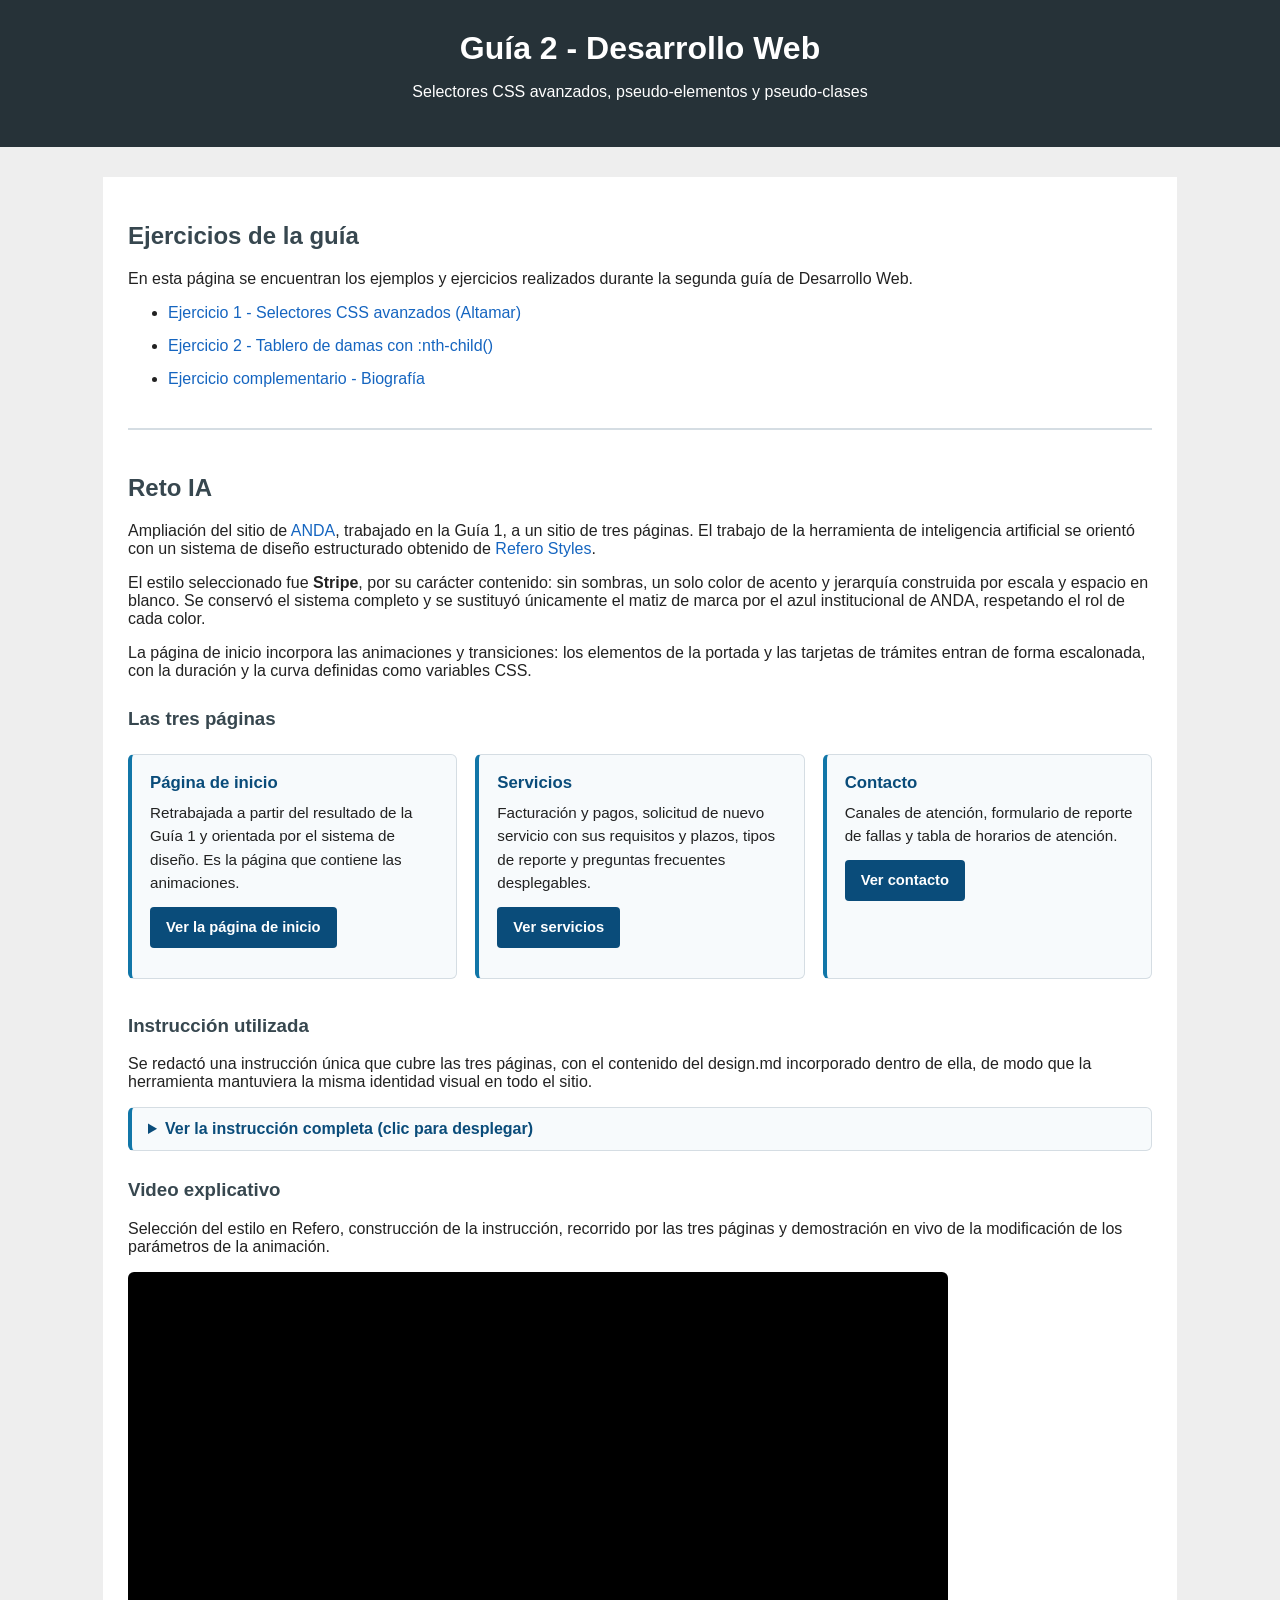
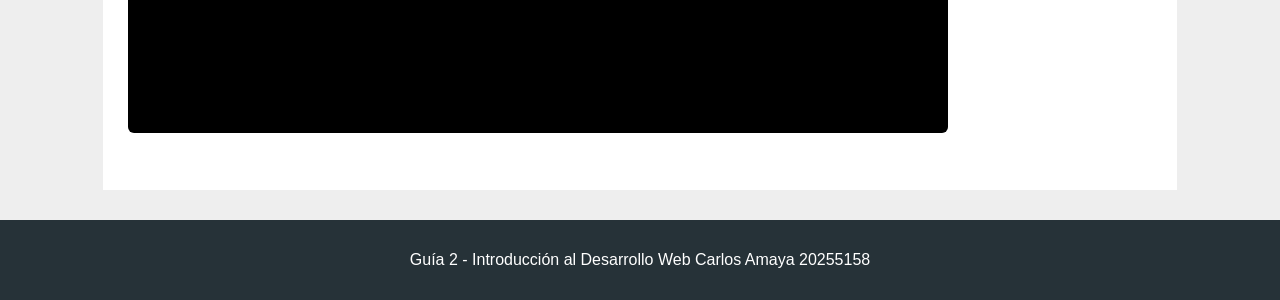
<file: index.html>
<!DOCTYPE html>

<html lang="es">

<head>
    <meta charset="UTF-8">
    <meta name="viewport" content="width=device-width, initial-scale=1.0">
    <title>Guía 2 - Desarrollo Web</title>
    <link rel="stylesheet" href="css/estilosIndex.css">
</head>

<body>

    <header id="encabezado">
        <h1>Guía 2 - Desarrollo Web</h1>
        <p>Selectores CSS avanzados, pseudo-elementos y pseudo-clases</p>
    </header>

    <main>

        <h2>Ejercicios de la guía</h2>

        <p>
            En esta página se encuentran los ejemplos y ejercicios realizados
            durante la segunda guía de Desarrollo Web.
        </p>

        <ul>
            <li>
                <a href="pelicula.html">Ejercicio 1 - Selectores CSS avanzados (Altamar)</a>
            </li>

            <li>
                <a href="tablero.html">Ejercicio 2 - Tablero de damas con :nth-child()</a>
            </li>

            <li>
                <a href="biografia.html">Ejercicio complementario - Biografía</a>
            </li>
        </ul>

        <!-- ================= RETO IA ================= -->
        <section id="reto-ia">

            <h2>Reto IA</h2>

            <p>
                Ampliación del sitio de
                <a href="https://www.anda.gob.sv/" target="_blank" rel="noopener">ANDA</a>,
                trabajado en la Guía 1, a un sitio de tres páginas. El trabajo de
                la herramienta de inteligencia artificial se orientó con un sistema
                de diseño estructurado obtenido de
                <a href="https://styles.refero.design/" target="_blank" rel="noopener">Refero Styles</a>.
            </p>

            <p>
                El estilo seleccionado fue <strong>Stripe</strong>, por su carácter
                contenido: sin sombras, un solo color de acento y jerarquía
                construida por escala y espacio en blanco. Se conservó el sistema
                completo y se sustituyó únicamente el matiz de marca por el azul
                institucional de ANDA, respetando el rol de cada color.
            </p>

            <p>
                La página de inicio incorpora las animaciones y transiciones: los
                elementos de la portada y las tarjetas de trámites entran de forma
                escalonada, con la duración y la curva definidas como variables CSS.
            </p>

            <h3>Las tres páginas</h3>

            <div class="reto-tarjetas">

                <article class="reto-tarjeta">
                    <h4>Página de inicio</h4>
                    <p>
                        Retrabajada a partir del resultado de la Guía 1 y orientada
                        por el sistema de diseño. Es la página que contiene las
                        animaciones.
                    </p>
                    <p>
                        <a class="reto-enlace" href="reto-ia/index.html">Ver la página de inicio</a>
                    </p>
                </article>

                <article class="reto-tarjeta">
                    <h4>Servicios</h4>
                    <p>
                        Facturación y pagos, solicitud de nuevo servicio con sus
                        requisitos y plazos, tipos de reporte y preguntas
                        frecuentes desplegables.
                    </p>
                    <p>
                        <a class="reto-enlace" href="reto-ia/servicios.html">Ver servicios</a>
                    </p>
                </article>

                <article class="reto-tarjeta">
                    <h4>Contacto</h4>
                    <p>
                        Canales de atención, formulario de reporte de fallas y
                        tabla de horarios de atención.
                    </p>
                    <p>
                        <a class="reto-enlace" href="reto-ia/contacto.html">Ver contacto</a>
                    </p>
                </article>

            </div>

            <h3>Instrucción utilizada</h3>

            <p>
                Se redactó una instrucción única que cubre las tres páginas, con el
                contenido del design.md incorporado dentro de ella, de modo que la
                herramienta mantuviera la misma identidad visual en todo el sitio.
            </p>

            <details class="prompt">
                <summary>Ver la instrucción completa (clic para desplegar)</summary>
                <pre class="prompt__texto">Actúa como diseñador y desarrollador web front-end. Vas a construir un sitio
de tres páginas para una institución pública salvadoreña, aplicando de forma
estricta un sistema de diseño que te voy a entregar. Lee todo el contexto
antes de escribir una sola línea de código.

SITIO
Administración Nacional de Acueductos y Alcantarillados (ANDA), El Salvador.
URL de referencia: https://www.anda.gob.sv/
Es la institución pública que provee agua potable y alcantarillado en el país.

ANTECEDENTE
En un trabajo anterior rediseñé la página de inicio de este sitio partiendo
de un diagnóstico con tres problemas:
1. La página no prioriza los trámites que la gente busca: un carrusel
   decorativo ocupa el lugar principal.
2. La navegación es demasiado profunda, está duplicada y tiene enlaces que
   no navegan.
3. No se distingue el contenido vigente del archivado: conviven avisos de
   2023 con noticias de 2026 con el mismo peso visual.
Las tres páginas que vas a construir deben resolver estos problemas.

SISTEMA DE DISEÑO (obligatorio, aplicar al pie de la letra)
Tomado del catálogo de Refero Styles (https://styles.refero.design/), estilo
"Stripe". Conserva el sistema completo y sustituye únicamente el matiz de
marca por el azul institucional de ANDA, respetando el rol de cada color.

COLORES — acentos de marca
- Acción principal: #0a4c7a   (botones principales, vínculos activos, iconos)
- Vínculos y etiquetas: #1176a8
- Borde de botón fantasma: #a8c9dd
- Divisores suaves: #cfe0ea
- Fondo de tarjeta destacada: #e6f1f7
- Bordes enfatizados y hover del botón: #06283c

COLORES — neutros
- Tinta #061b31        títulos y texto principal
- Acero #50617a        texto terciario y de apoyo
- Pizarra #64748d      etiquetas y leyendas
- Humo #839bc8         texto atenuado
- Escarcha #e5edf5     bordes y divisores primarios
- Bruma #f8fafd        fondo de separación de secciones
- Blanco #ffffff       lienzo de página y superficies

TIPOGRAFÍA
Familia Inter Tight desde Google Fonts, pesos 300 y 400.
Activa font-feature-settings: 'tnum' on para que las cifras alineen.
Escala: Display 56px/300/1.03/-1.4px · Título 32px/300/1.1/-0.64px ·
Subtítulo 22px/300/1.1/-0.22px · Cuerpo grande 20px/300/1.4/-0.2px ·
Cuerpo 16px/400/1.2/-0.16px · Cuerpo pequeño 14px/300/1.4/-0.14px ·
Leyenda 12px/300/1.45/-0.12px.
El interletrado se cierra conforme crece el tamaño.

ESPACIADO Y FORMA
Unidad base 8px. Ancho máximo 1320px. Separación entre secciones 96px.
Relleno de tarjeta 32px. Separación entre elementos 8px. Densidad cómoda.
Radio de borde 4px en botones, tarjetas y campos; 9999px solo en etiquetas
tipo píldora.

ELEVACIÓN
Este sistema no usa sombras. La profundidad se construye con una progresión
de tintes de fondo (#ffffff → #f8fafd → #e5edf5 → #e6f1f7 → #0a4c7a),
divisores de 1px en #e5edf5 y espacio en blanco generoso.

REGLAS OBLIGATORIAS
- Reserva #0a4c7a para acciones principales, vínculos activos e iconos.
- Usa peso 300 en títulos y cuerpo de texto.
- Acompaña cada botón relleno con un botón fantasma secundario.
- Separa secciones con reglas de 1px y 96px de espacio.

REGLAS PROHIBIDAS
- Sin sombras, desenfoques ni efectos de elevación.
- Sin colores de acento adicionales fuera del monocromo y el azul.
- Nunca pesos 600 ni 700.
- Sin radios mayores a 4px, salvo las píldoras.
- Sin grandes áreas rellenas con el color de acción.
- Nunca centres el cuerpo de texto ni los títulos.
- No uses #64748d ni #50617a para párrafos completos, solo para etiquetas.

LAS TRES PÁGINAS

1. index.html — Página de inicio
   Barra institucional, encabezado con logotipo y menú de un solo nivel,
   portada con mensaje claro y dos acciones, bloque de cuatro trámites
   principales, aviso de servicio vigente y fechado, tres noticias con fecha
   visible, bloque de cifras institucionales y pie.

2. servicios.html — Servicios
   Portada breve, bloque de facturación y pagos, bloque de solicitud de nuevo
   servicio con lista de requisitos y plazos, bloque de tipos de reporte y
   preguntas frecuentes desplegables con &lt;details&gt; y &lt;summary&gt;.

3. contacto.html — Contacto
   Portada breve, tres canales de atención, formulario de reporte con nombre,
   NPE, correo, teléfono, tipo de reporte, dirección y descripción, y una
   tabla de horarios de atención.

Las tres páginas comparten el mismo encabezado, el mismo pie y la misma hoja
de estilo, y la navegación entre ellas debe funcionar. Marca la página actual
con el atributo aria-current="page".

CONTENIDO REAL (no inventes datos)
- Trámites: descargar factura con NPE, pagar en línea en el Portal Ciudadano
  (915.gob.sv), reportar fuga o falta de agua, solicitar nuevo servicio.
- Línea de atención: 915.
- Dirección: Colonia Libertad, Avenida Don Bosco, Edificio Administrativo
  ANDA, San Salvador Centro, El Salvador.
- Noticias reales:
  * 26/08/2026 — Modernización de la planta de bombeo Palmeras de París, que
    beneficia a más de 7,500 habitantes del distrito de Armenia, Sonsonate Este.
  * 19/08/2026 — Trabajos preventivos en la infraestructura eléctrica del
    Sistema Zona Norte.
  * 29/07/2026 — Laboratorio de micro y macromedición del agua potable.
- Enlaces institucionales: instituciones.gob.sv y el Portal de Transparencia.
- Si un texto no está en esta lista, escribe contenido de ejemplo y márcalo
  como tal en un comentario. No inventes cifras, correos ni teléfonos.

ANIMACIONES Y TRANSICIONES (obligatorio en la página de inicio)
- Los elementos de la portada deben entrar con un desplazamiento de 24px
  hacia arriba y un desvanecimiento, escalonados con retardos crecientes, de
  modo que la portada se arme en secuencia en lugar de aparecer de golpe.
- Las cuatro tarjetas de trámites deben entrar una tras otra.
- Los botones, vínculos, tarjetas y campos de formulario deben cambiar de
  color de forma gradual al pasar el cursor.
- Define la duración y la curva de la animación de entrada como variables CSS
  en :root, llamadas --duracion-entrada y --easing-entrada, porque tengo que
  modificarlas en vivo durante una demostración grabada.
- Respeta la preferencia prefers-reduced-motion.

RESTRICCIONES TÉCNICAS (es una tarea de universidad)
- Solo HTML5 y CSS3. Sin frameworks y sin JavaScript.
- Una sola hoja de estilo externa compartida por las tres páginas, vinculada
  con &lt;link rel="stylesheet"&gt;. Sin estilos embebidos.
- Usa clases e id de forma clara y consistente.
- Diseño responsivo para teléfono, tableta y escritorio.
- Accesible: contraste suficiente, textos alternativos, foco visible con
  teclado y enlace de salto al contenido.
- Sin imágenes externas: usa iconos SVG en línea y un archivo SVG para el
  logotipo.
- Comenta el CSS en español explicando cada bloque, porque tengo que explicar
  el código en un video.

QUÉ QUIERO QUE ENTREGUES
1. index.html, servicios.html y contacto.html completos.
2. css/estilos.css completo y comentado.
3. El archivo SVG del logotipo.
4. Una lista final de las técnicas de CSS que usaste más allá de lo básico,
   con una frase que explique qué función cumple cada una.</pre>
            </details>

            <h3>Video explicativo</h3>

            <p>
                Selección del estilo en Refero, construcción de la instrucción,
                recorrido por las tres páginas y demostración en vivo de la
                modificación de los parámetros de la animación.
            </p>

            <div class="video-contenedor">
                <iframe width="560" height="315" src="https://www.youtube.com/embed/v-1vn1smqT0?si=e3-7LZq1_OcyD1ct"
                    title="YouTube video player" frameborder="0"
                    allow="accelerometer; autoplay; clipboard-write; encrypted-media; gyroscope; picture-in-picture; web-share"
                    referrerpolicy="strict-origin-when-cross-origin" allowfullscreen></iframe>
            </div>

        </section>

    </main>

    <footer id="pie">
        <p>Guía 2 - Introducción al Desarrollo Web Carlos Amaya 20255158</p>
    </footer>

</body>

</html>
</file>
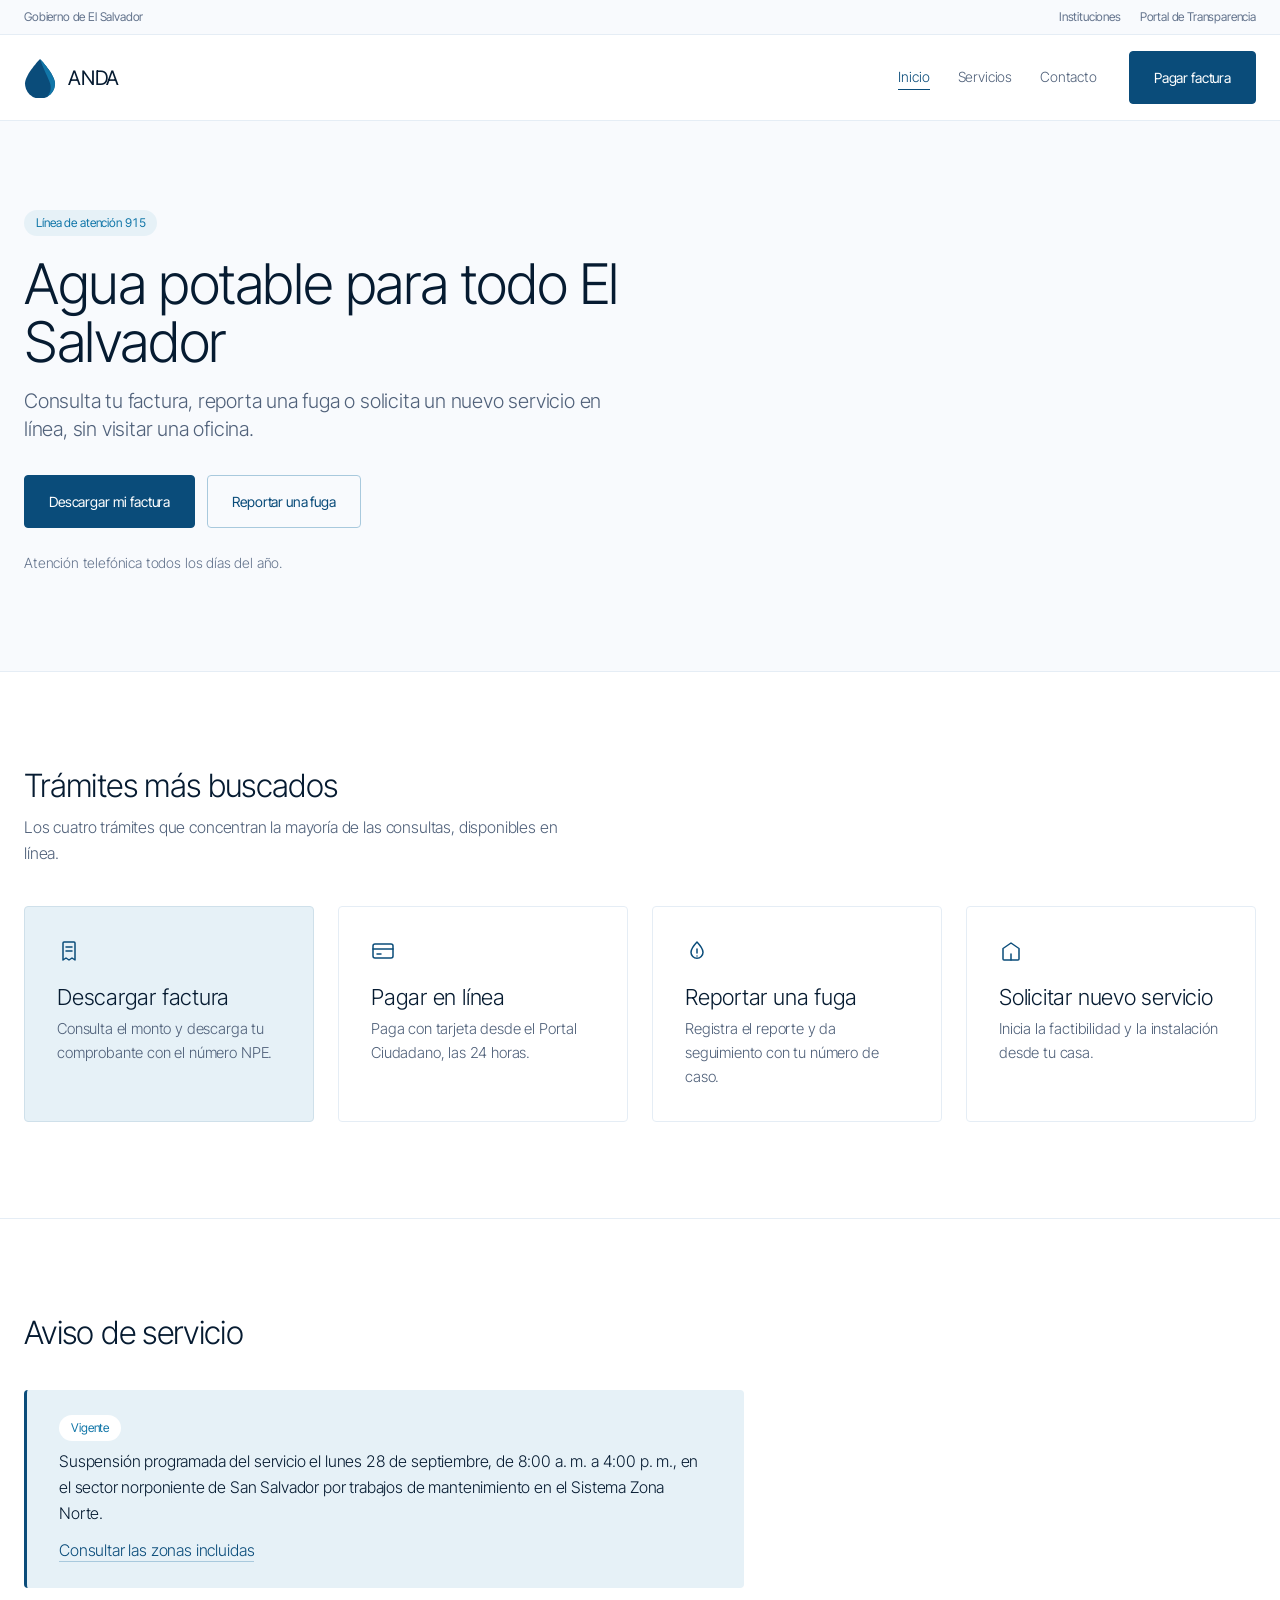
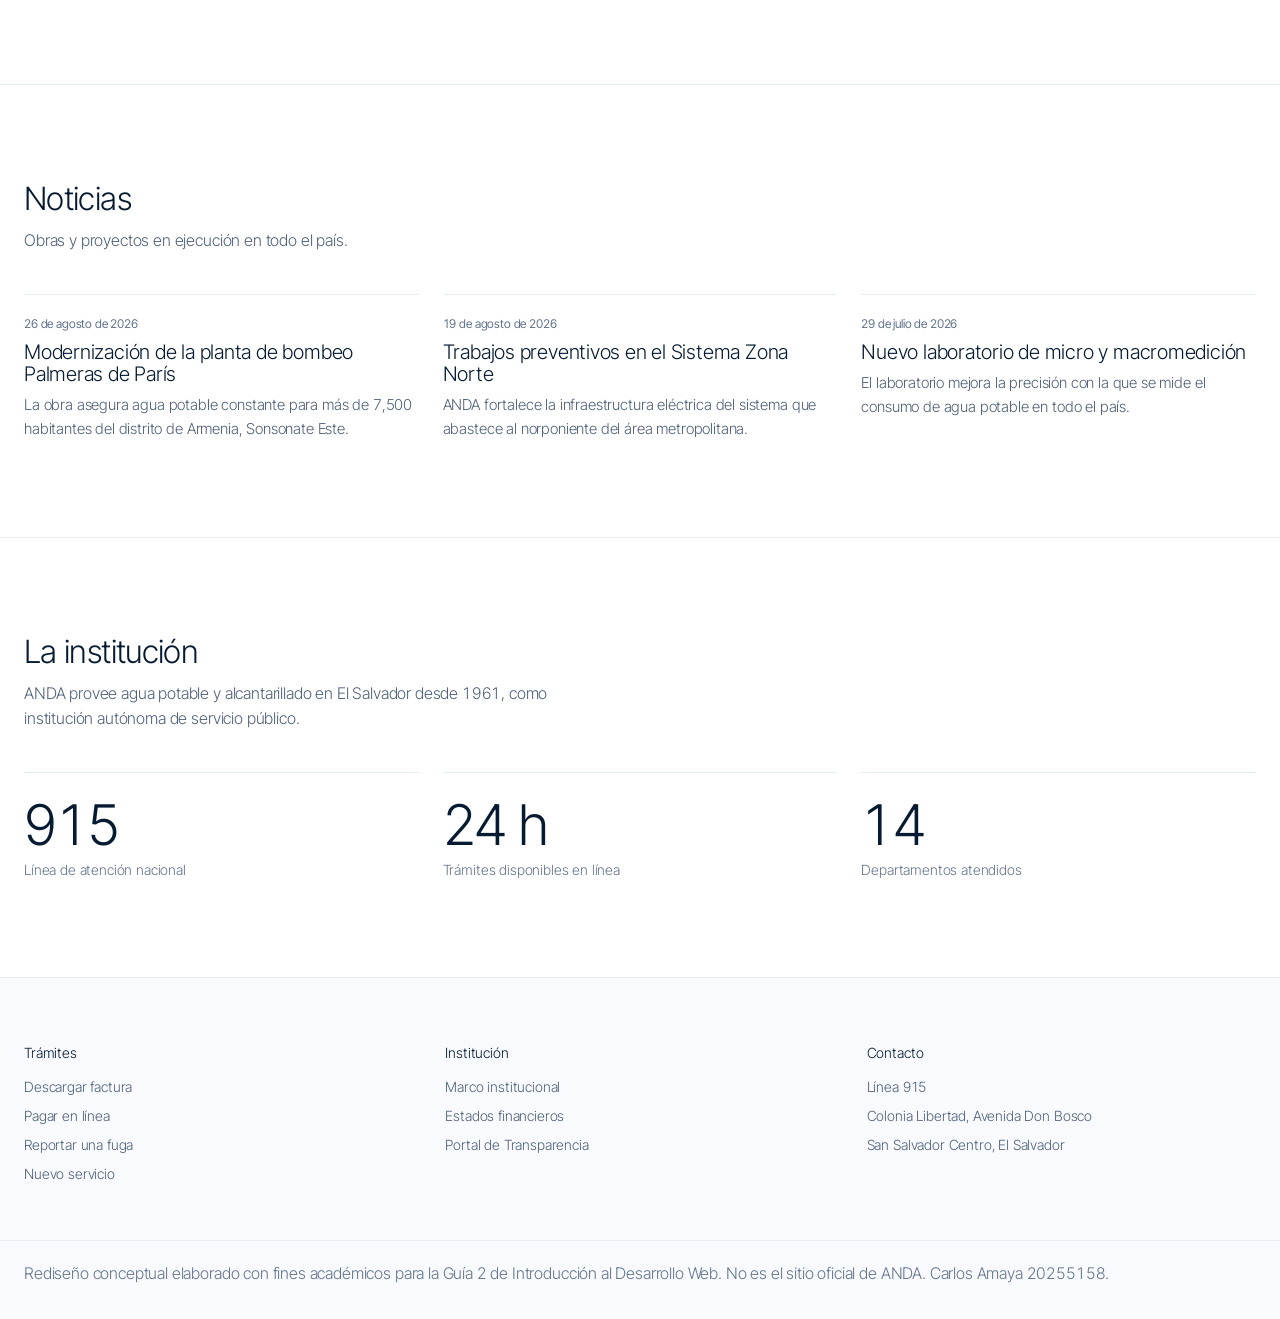
<file: reto-ia/index.html>
<!DOCTYPE html>

<!--
  ANDA - Página de inicio
  Reto IA - Guía 2 de Introducción al Desarrollo Web
  Carlos Amaya 20255158

  Rediseño conceptual con fines académicos. No es el sitio oficial de ANDA.
  Sistema de diseño: estilo "Stripe" del catálogo de Refero, con el matiz
  de marca remapeado al azul institucional de ANDA.
  Esta es la página que incorpora las animaciones y transiciones.
-->

<html lang="es">

<head>
    <meta charset="UTF-8">
    <meta name="viewport" content="width=device-width, initial-scale=1.0">
    <meta name="description" content="Página de inicio de ANDA: descargar la factura, pagar en línea, reportar una fuga y solicitar un nuevo servicio.">
    <title>ANDA - Agua potable y saneamiento para El Salvador</title>

    <link rel="preconnect" href="https://fonts.googleapis.com">
    <link rel="preconnect" href="https://fonts.gstatic.com" crossorigin>
    <link rel="stylesheet" href="https://fonts.googleapis.com/css2?family=Inter+Tight:wght@300;400&display=swap">

    <link rel="stylesheet" href="css/estilos.css">
</head>

<body>

    <a class="salto" href="#contenido">Ir al contenido principal</a>

    <div class="barra-gobierno">
        <div class="contenedor barra-gobierno__interior">
            <span>Gobierno de El Salvador</span>
            <nav aria-label="Enlaces institucionales">
                <a href="https://instituciones.gob.sv/">Instituciones</a>
                <a href="https://www.transparencia.gob.sv/institutions/anda">Portal de Transparencia</a>
            </nav>
        </div>
    </div>

    <header class="encabezado">
        <div class="contenedor encabezado__interior">

            <a class="marca" href="index.html">
                <img src="img/gota.svg" alt="" width="32" height="40">
                <span class="marca__nombre">ANDA</span>
            </a>

            <nav class="menu" aria-label="Menú principal">
                <a href="index.html" aria-current="page">Inicio</a>
                <a href="servicios.html">Servicios</a>
                <a href="contacto.html">Contacto</a>
            </nav>

            <a class="boton boton--relleno" href="servicios.html">Pagar factura</a>

        </div>
    </header>

    <main id="contenido">

        <!-- Portada. Los elementos entran escalonados con la animación
             definida en la sección 11 de la hoja de estilo -->
        <section class="portada">
            <div class="contenedor portada__interior">
                <span class="pildora animado retardo-1">Línea de atención 915</span>

                <h1 class="animado retardo-2">Agua potable para todo El Salvador</h1>

                <p class="portada__entrada animado retardo-3">
                    Consulta tu factura, reporta una fuga o solicita un nuevo
                    servicio en línea, sin visitar una oficina.
                </p>

                <div class="portada__acciones animado retardo-4">
                    <a class="boton boton--relleno" href="servicios.html">Descargar mi factura</a>
                    <a class="boton boton--contorno" href="contacto.html">Reportar una fuga</a>
                </div>

                <p class="portada__nota animado retardo-4">
                    Atención telefónica todos los días del año.
                </p>
            </div>
        </section>

        <!-- Trámites más buscados -->
        <section class="seccion">
            <div class="contenedor">

                <div class="seccion__intro">
                    <h2>Trámites más buscados</h2>
                    <p>
                        Los cuatro trámites que concentran la mayoría de las
                        consultas, disponibles en línea.
                    </p>
                </div>

                <div class="rejilla">

                    <article class="tarjeta tarjeta--destacada animado">
                        <div class="tarjeta__icono">
                            <svg viewBox="0 0 24 24" width="24" height="24" fill="none" stroke="currentColor"
                                 stroke-width="1.5" stroke-linecap="round" stroke-linejoin="round" aria-hidden="true">
                                <path d="M7 3h10a1 1 0 0 1 1 1v17l-3-2-3 2-3-2-3 2V4a1 1 0 0 1 1-1Z"></path>
                                <path d="M9 8h6M9 12h6"></path>
                            </svg>
                        </div>
                        <h3><a href="servicios.html">Descargar factura</a></h3>
                        <p>Consulta el monto y descarga tu comprobante con el número NPE.</p>
                    </article>

                    <article class="tarjeta animado">
                        <div class="tarjeta__icono">
                            <svg viewBox="0 0 24 24" width="24" height="24" fill="none" stroke="currentColor"
                                 stroke-width="1.5" stroke-linecap="round" stroke-linejoin="round" aria-hidden="true">
                                <rect x="2" y="5" width="20" height="14" rx="2"></rect>
                                <path d="M2 10h20M6 15h4"></path>
                            </svg>
                        </div>
                        <h3><a href="servicios.html">Pagar en línea</a></h3>
                        <p>Paga con tarjeta desde el Portal Ciudadano, las 24 horas.</p>
                    </article>

                    <article class="tarjeta animado">
                        <div class="tarjeta__icono">
                            <svg viewBox="0 0 24 24" width="24" height="24" fill="none" stroke="currentColor"
                                 stroke-width="1.5" stroke-linecap="round" stroke-linejoin="round" aria-hidden="true">
                                <path d="M12 3s6 6.4 6 10.2A6 6 0 0 1 6 13.2C6 9.4 12 3 12 3Z"></path>
                                <path d="M12 10v4M12 17h.01"></path>
                            </svg>
                        </div>
                        <h3><a href="contacto.html">Reportar una fuga</a></h3>
                        <p>Registra el reporte y da seguimiento con tu número de caso.</p>
                    </article>

                    <article class="tarjeta animado">
                        <div class="tarjeta__icono">
                            <svg viewBox="0 0 24 24" width="24" height="24" fill="none" stroke="currentColor"
                                 stroke-width="1.5" stroke-linecap="round" stroke-linejoin="round" aria-hidden="true">
                                <path d="M4 20V9.5L12 4l8 5.5V20a1 1 0 0 1-1 1H5a1 1 0 0 1-1-1Z"></path>
                                <path d="M12 21v-6"></path>
                            </svg>
                        </div>
                        <h3><a href="servicios.html">Solicitar nuevo servicio</a></h3>
                        <p>Inicia la factibilidad y la instalación desde tu casa.</p>
                    </article>

                </div>

            </div>
        </section>

        <!-- Aviso vigente -->
        <section class="seccion">
            <div class="contenedor">

                <div class="seccion__intro">
                    <h2>Aviso de servicio</h2>
                </div>

                <aside class="aviso">
                    <span class="pildora">Vigente</span>
                    <p>
                        Suspensión programada del servicio el
                        <time datetime="2026-09-28">lunes 28 de septiembre</time>,
                        de 8:00 a. m. a 4:00 p. m., en el sector norponiente de San
                        Salvador por trabajos de mantenimiento en el Sistema Zona Norte.
                    </p>
                    <p style="margin-top:12px">
                        <a class="vinculo" href="contacto.html">Consultar las zonas incluidas</a>
                    </p>
                </aside>

            </div>
        </section>

        <!-- Noticias -->
        <section class="seccion">
            <div class="contenedor">

                <div class="seccion__intro">
                    <h2>Noticias</h2>
                    <p>Obras y proyectos en ejecución en todo el país.</p>
                </div>

                <div class="rejilla">

                    <article class="noticia">
                        <time class="noticia__fecha" datetime="2026-08-26">26 de agosto de 2026</time>
                        <h3><a href="#">Modernización de la planta de bombeo Palmeras de París</a></h3>
                        <p>
                            La obra asegura agua potable constante para más de 7,500
                            habitantes del distrito de Armenia, Sonsonate Este.
                        </p>
                    </article>

                    <article class="noticia">
                        <time class="noticia__fecha" datetime="2026-08-19">19 de agosto de 2026</time>
                        <h3><a href="#">Trabajos preventivos en el Sistema Zona Norte</a></h3>
                        <p>
                            ANDA fortalece la infraestructura eléctrica del sistema que
                            abastece al norponiente del área metropolitana.
                        </p>
                    </article>

                    <article class="noticia">
                        <time class="noticia__fecha" datetime="2026-07-29">29 de julio de 2026</time>
                        <h3><a href="#">Nuevo laboratorio de micro y macromedición</a></h3>
                        <p>
                            El laboratorio mejora la precisión con la que se mide el
                            consumo de agua potable en todo el país.
                        </p>
                    </article>

                </div>

            </div>
        </section>

        <!-- Cifras -->
        <section class="seccion">
            <div class="contenedor">

                <div class="seccion__intro">
                    <h2>La institución</h2>
                    <p>
                        ANDA provee agua potable y alcantarillado en El Salvador desde
                        1961, como institución autónoma de servicio público.
                    </p>
                </div>

                <div class="rejilla">

                    <div class="cifra">
                        <p class="cifra__numero">915</p>
                        <p class="cifra__etiqueta">Línea de atención nacional</p>
                    </div>

                    <div class="cifra">
                        <p class="cifra__numero">24 h</p>
                        <p class="cifra__etiqueta">Trámites disponibles en línea</p>
                    </div>

                    <div class="cifra">
                        <p class="cifra__numero">14</p>
                        <p class="cifra__etiqueta">Departamentos atendidos</p>
                    </div>

                </div>

            </div>
        </section>

    </main>

    <footer class="pie">
        <div class="contenedor pie__interior">

            <div>
                <p class="pie__titulo">Trámites</p>
                <ul>
                    <li><a href="servicios.html">Descargar factura</a></li>
                    <li><a href="servicios.html">Pagar en línea</a></li>
                    <li><a href="contacto.html">Reportar una fuga</a></li>
                    <li><a href="servicios.html">Nuevo servicio</a></li>
                </ul>
            </div>

            <div>
                <p class="pie__titulo">Institución</p>
                <ul>
                    <li><a href="servicios.html">Marco institucional</a></li>
                    <li><a href="servicios.html">Estados financieros</a></li>
                    <li><a href="https://www.transparencia.gob.sv/institutions/anda">Portal de Transparencia</a></li>
                </ul>
            </div>

            <div>
                <p class="pie__titulo">Contacto</p>
                <ul>
                    <li><a href="tel:915">Línea 915</a></li>
                    <li>Colonia Libertad, Avenida Don Bosco</li>
                    <li>San Salvador Centro, El Salvador</li>
                </ul>
            </div>

        </div>

        <div class="contenedor pie__legal">
            <p>
                Rediseño conceptual elaborado con fines académicos para la Guía 2 de
                Introducción al Desarrollo Web. No es el sitio oficial de ANDA.
                Carlos Amaya 20255158.
            </p>
        </div>
    </footer>

</body>

</html>
</file>
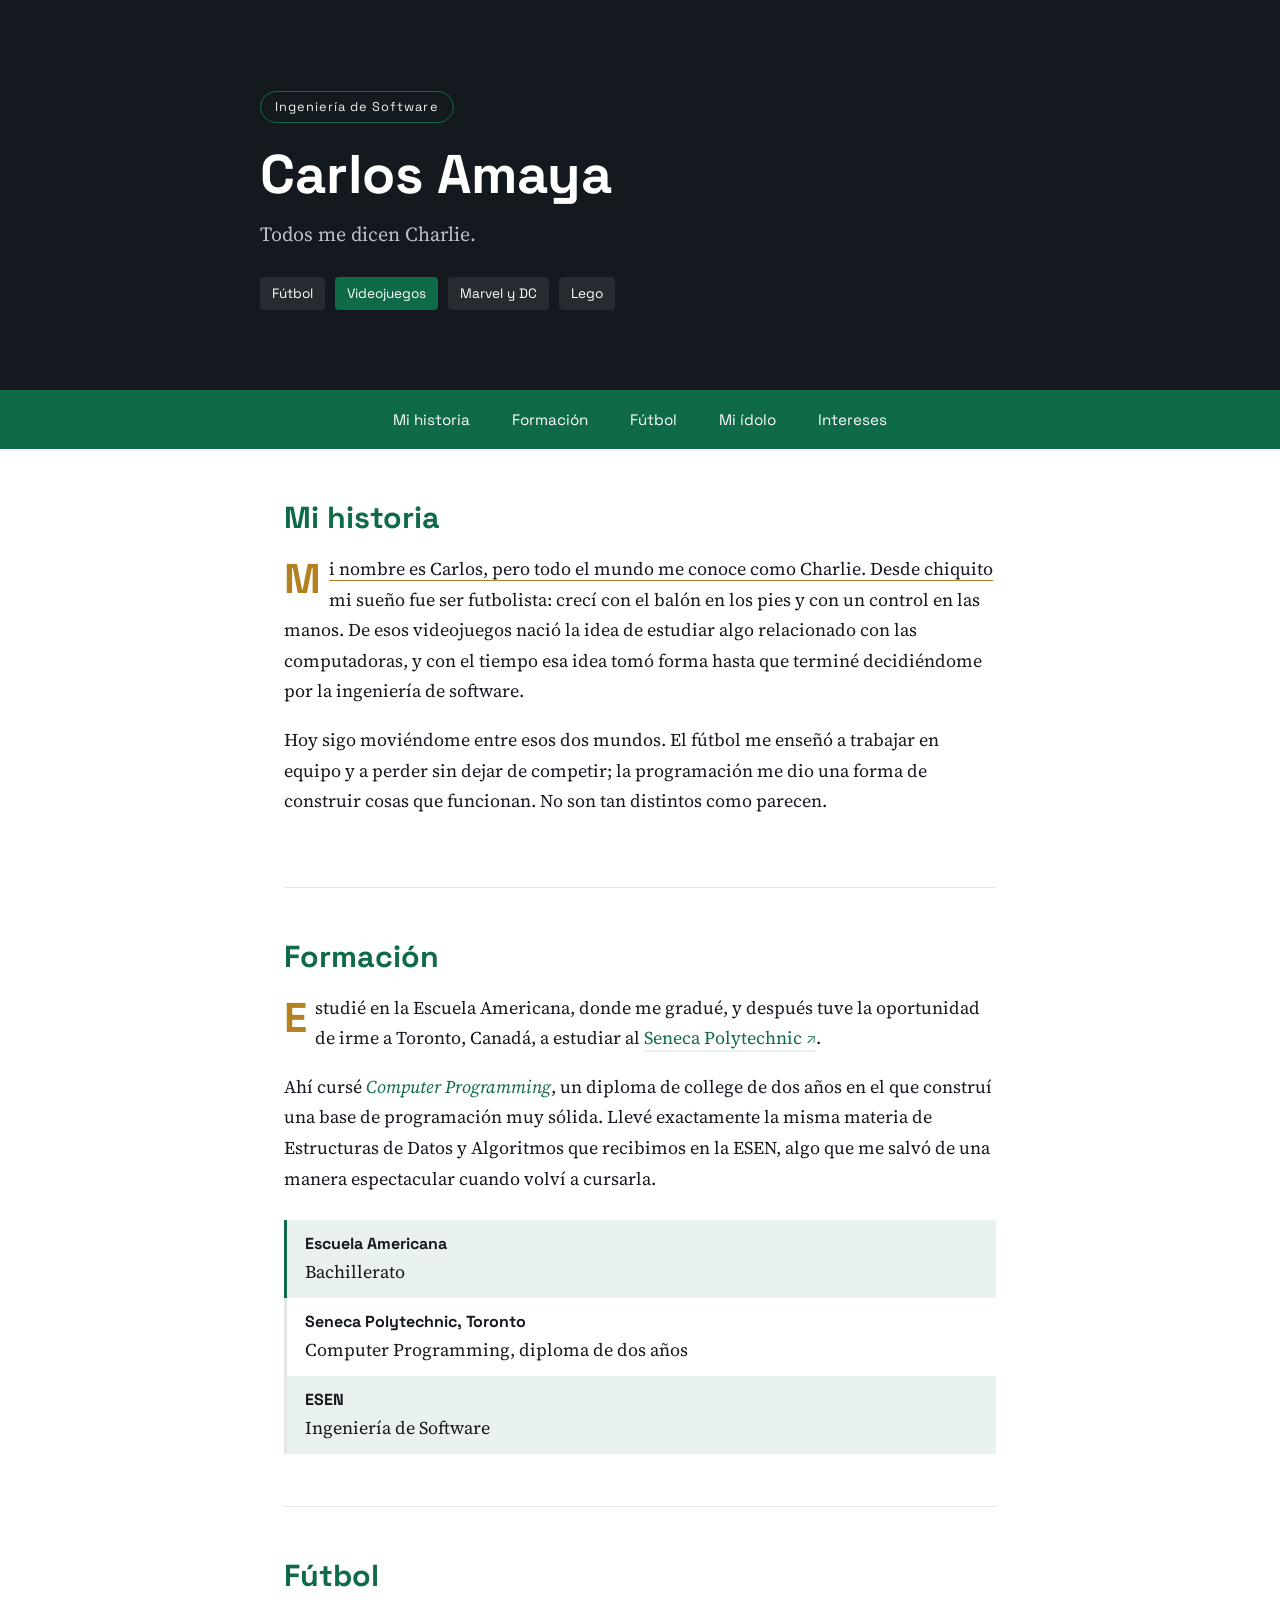
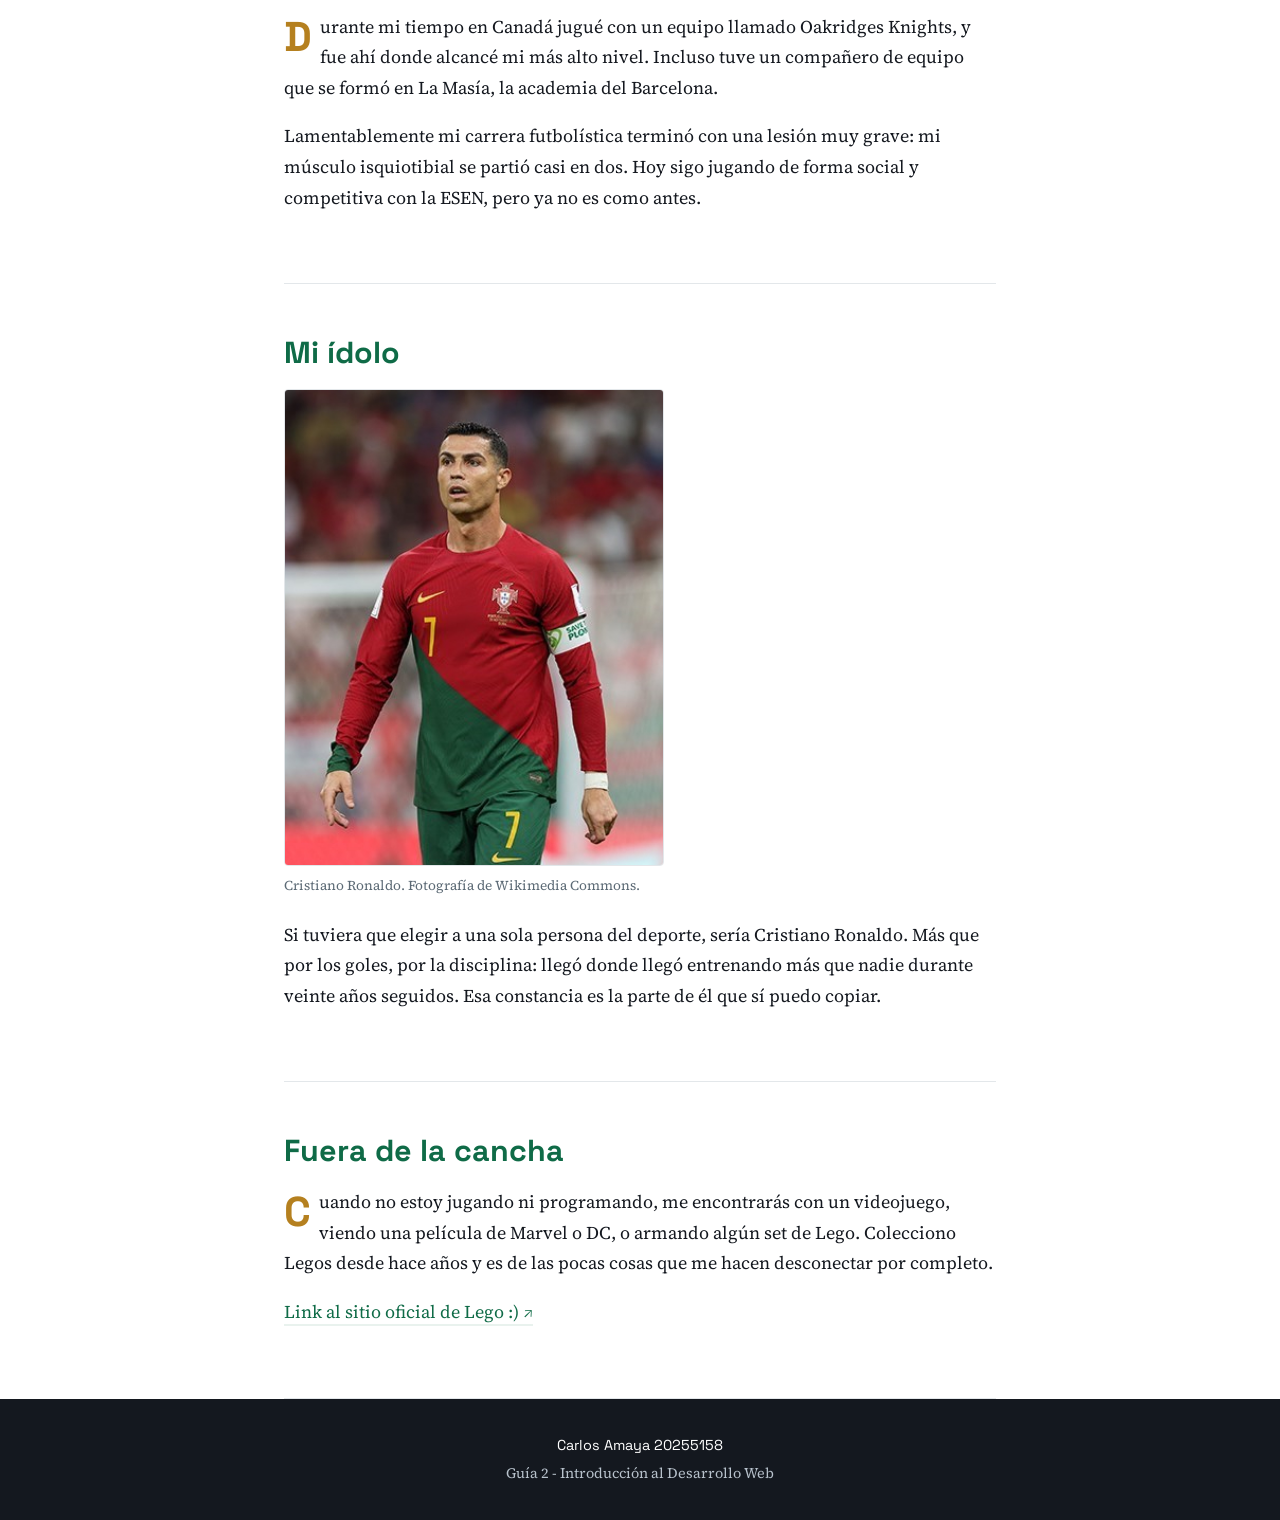
<file: biografia.html>
<!DOCTYPE html>

<html lang="es">

<head>
    <meta charset="UTF-8">
    <meta name="viewport" content="width=device-width, initial-scale=1.0">
    <title>Biografía - Carlos Amaya</title>
    <link rel="preconnect" href="https://fonts.googleapis.com">
    <link rel="preconnect" href="https://fonts.gstatic.com" crossorigin>
    <link rel="stylesheet"
          href="https://fonts.googleapis.com/css2?family=Space+Grotesk:wght@500;700&family=Source+Serif+4:opsz,wght@8..60,400;8..60,600&display=swap">

    <link rel="stylesheet" href="css/estilosBiografia.css">
</head>

<body>

    <header class="portada">
        <div class="portada-contenido">
            <span class="etiqueta">Ingeniería de Software</span>
            <h1>Carlos Amaya</h1>
            <p class="lema">Todos me dicen Charlie.</p>

            <div class="chips">
                <span class="chip">Fútbol</span>
                <span class="chip">Videojuegos</span>
                <span class="chip">Marvel y DC</span>
                <span class="chip">Lego</span>
            </div>
        </div>
    </header>

    <nav>
        <a href="#historia">Mi historia</a>
        <a href="#formacion">Formación</a>
        <a href="#futbol">Fútbol</a>
        <a href="#idolo">Mi ídolo</a>
        <a href="#intereses">Intereses</a>
    </nav>

    <main class="contenedor">

        <section id="historia" class="bloque">
            <h2>Mi historia</h2>

            <p>
                Mi nombre es Carlos, pero todo el mundo me conoce como Charlie. Desde
                chiquito mi sueño fue ser futbolista: crecí con el balón en los pies y
                con un control en las manos. De esos videojuegos nació la idea de
                estudiar algo relacionado con las computadoras, y con el tiempo esa
                idea tomó forma hasta que terminé decidiéndome por la ingeniería de
                software.
            </p>

            <p>
                Hoy sigo moviéndome entre esos dos mundos. El fútbol me enseñó a
                trabajar en equipo y a perder sin dejar de competir; la programación me
                dio una forma de construir cosas que funcionan. No son tan distintos
                como parecen.
            </p>
        </section>

        <section id="formacion" class="bloque">
            <h2>Formación</h2>

            <p>
                Estudié en la Escuela Americana, donde me gradué, y después tuve la
                oportunidad de irme a Toronto, Canadá, a estudiar al
                <a href="https://www.senecapolytechnic.ca/home.html" target="_blank" rel="noopener">Seneca
                Polytechnic</a>.
            </p>

            <p>
                Ahí cursé <em>Computer Programming</em>, un diploma de college de dos
                años en el que construí una base de programación muy sólida. Llevé
                exactamente la misma materia de Estructuras de Datos y Algoritmos que
                recibimos en la ESEN, algo que me salvó de una manera espectacular
                cuando volví a cursarla.
            </p>

            <ul class="datos">
                <li><strong>Escuela Americana</strong> Bachillerato</li>
                <li><strong>Seneca Polytechnic, Toronto</strong> Computer Programming, diploma de dos años</li>
                <li><strong>ESEN</strong> Ingeniería de Software</li>
            </ul>
        </section>

        <section id="futbol" class="bloque">
            <h2>Fútbol</h2>

            <p>
                Durante mi tiempo en Canadá jugué con un equipo llamado Oakridges
                Knights, y fue ahí donde alcancé mi más alto nivel. Incluso tuve un
                compañero de equipo que se formó en La Masía, la academia del Barcelona.
            </p>

            <p>
                Lamentablemente mi carrera futbolística terminó con una lesión muy
                grave: mi músculo isquiotibial se partió casi en dos. Hoy sigo jugando
                de forma social y competitiva con la ESEN, pero ya no es como antes.
            </p>
        </section>

        <section id="idolo" class="bloque">
            <h2>Mi ídolo</h2>
            <figure class="idolo">
                <img src="img/cristiano.jpg" alt="Cristiano Ronaldo con la selección de Portugal">
                <figcaption>
                    Cristiano Ronaldo. Fotografía de Wikimedia Commons.
                </figcaption>
            </figure>

            <p>
                Si tuviera que elegir a una sola persona del deporte, sería Cristiano
                Ronaldo. Más que por los goles, por la disciplina: llegó donde llegó
                entrenando más que nadie durante veinte años seguidos. Esa constancia es
                la parte de él que sí puedo copiar.
            </p>
        </section>

        <section id="intereses" class="bloque">
            <h2>Fuera de la cancha</h2>

            <p>
                Cuando no estoy jugando ni programando, me encontrarás con un videojuego,
                viendo una película de Marvel o DC, o armando algún set de Lego. Colecciono
                Legos desde hace años y es de las pocas cosas que me hacen desconectar por
                completo.
            </p>

            <p>
                <a href="https://www.lego.com/" target="_blank" rel="noopener">Link al sitio oficial de Lego :)</a>
            </p>
        </section>

    </main>

    <footer id="pie">
        <p>Carlos Amaya 20255158</p>
        <p>Guía 2 - Introducción al Desarrollo Web</p>
    </footer>

</body>

</html>
</file>
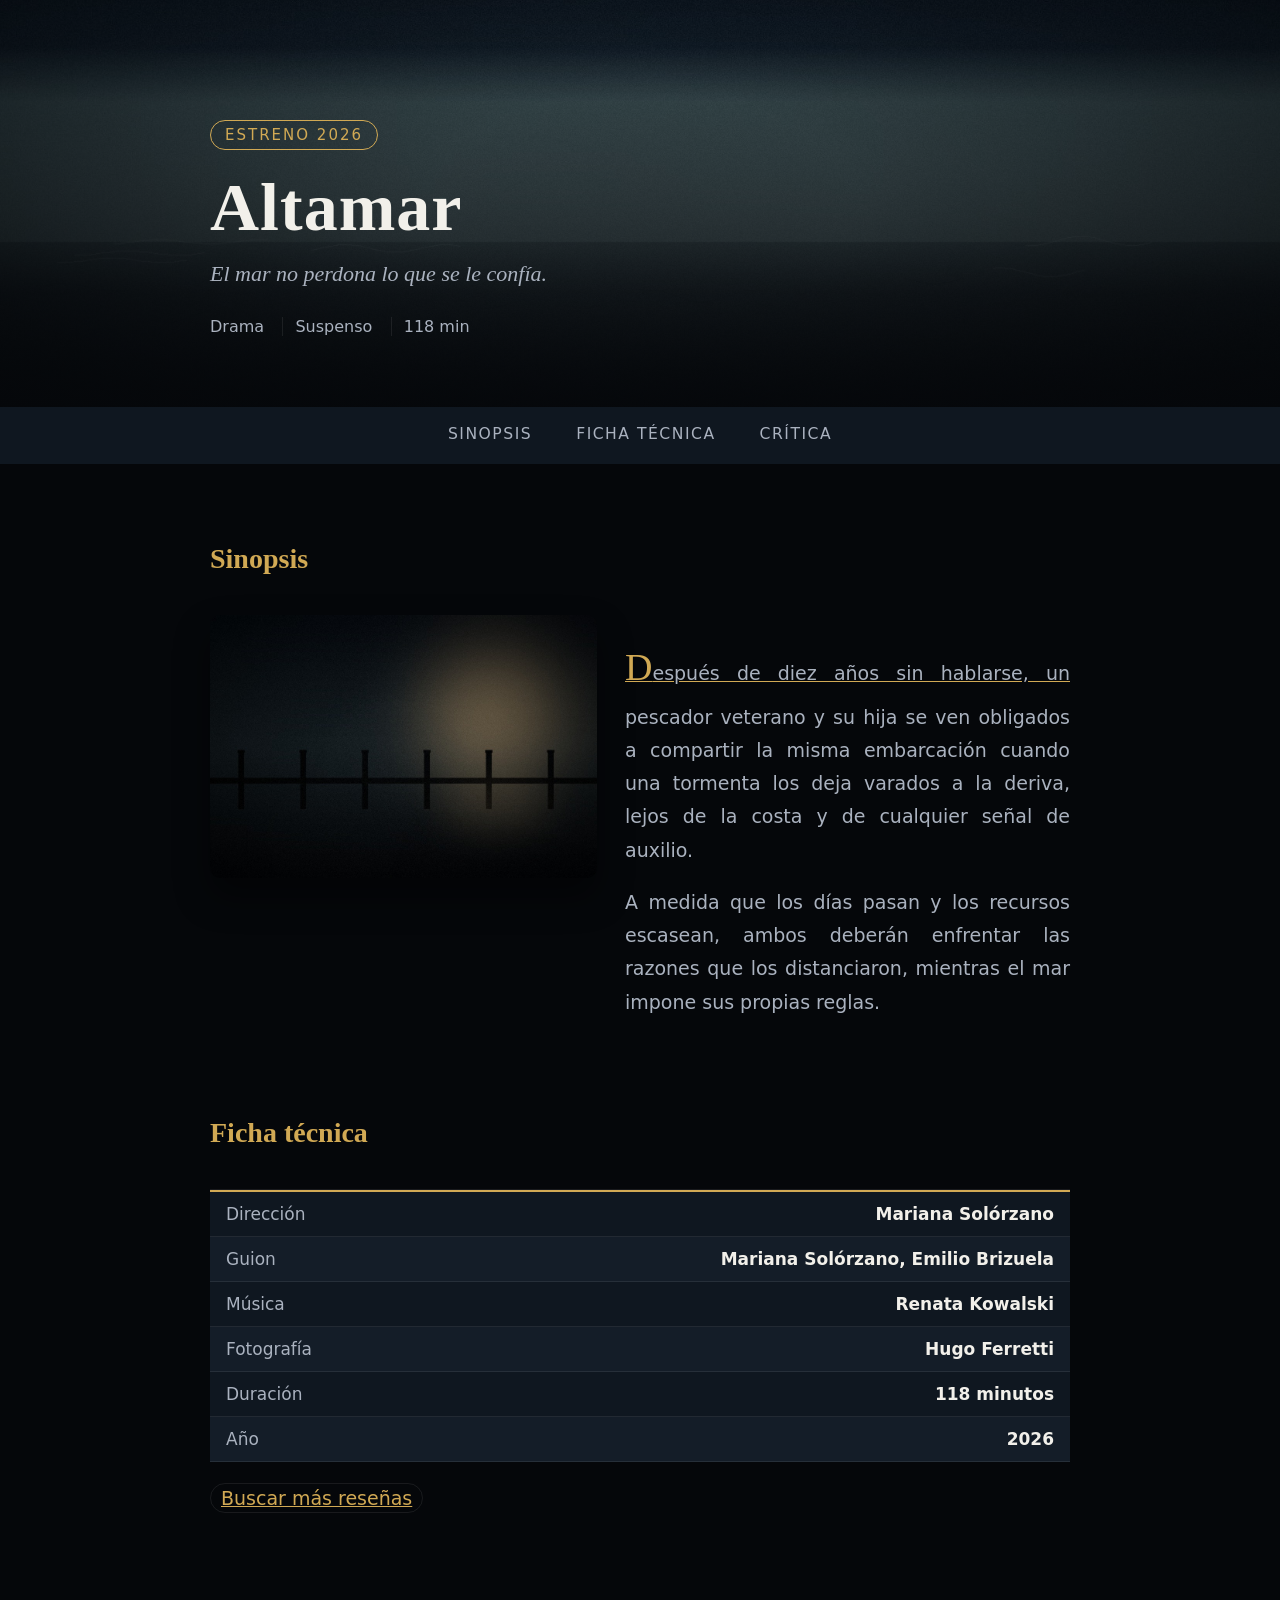
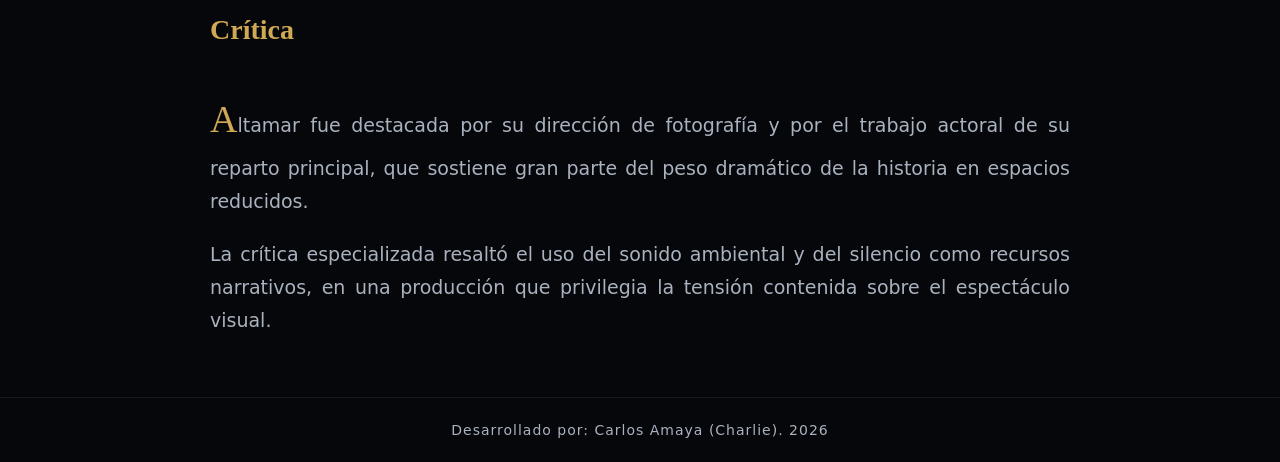
<file: pelicula.html>
<!DOCTYPE html>
<html lang="es">

<head>
    <meta charset="UTF-8">
    <meta name="viewport" content="width=device-width, initial-scale=1.0">
    <title>Altamar</title>
    <link rel="stylesheet" href="css/style.css">
</head>

<body>
    <header class="hero">
        <div class="hero-contenido">
            <span class="etiqueta">Estreno 2026</span>
            <h1>Altamar</h1>
            <p class="tagline">El mar no perdona lo que se le confía.</p>
            <div class="badges">
                <span class="badge">Drama</span>
                <span class="badge">Suspenso</span>
                <span class="badge">118 min</span>
            </div>
        </div>
    </header>
    <nav>
        <a href="#sinopsis">Sinopsis</a>
        <a href="#ficha">Ficha técnica</a>
        <a href="#critica">Crítica</a>
    </nav>
    <main class="wrapper">
        <section id="sinopsis" class="bloque">
            <h2>Sinopsis</h2>
            <div class="sinopsis-contenido">
                <img src="img/still.jpg" alt="Muelle en la niebla, escena de Altamar">
                <div class="sinopsis-texto">
                    <p>Después de diez años sin hablarse, un pescador veterano y su
                        hija se ven obligados a compartir la misma embarcación cuando una tormenta los
                        deja varados a la deriva, lejos de la costa y de cualquier señal de auxilio.</p>
                    <p>A medida que los días pasan y los recursos escasean, ambos
                        deberán enfrentar las razones que los distanciaron, mientras el mar impone sus
                        propias reglas.</p>
                </div>
            </div>
        </section>
        <section id="ficha" class="bloque">
            <h2>Ficha técnica</h2>
            <dl class="ficha">
                <div>
                    <dt>Dirección</dt>
                    <dd>Mariana Solórzano</dd>
                </div>
                <div>
                    <dt>Guion</dt>
                    <dd>Mariana Solórzano, Emilio Brizuela</dd>
                </div>
                <div>
                    <dt>Música</dt>
                    <dd>Renata Kowalski</dd>
                </div>
                <div>
                    <dt>Fotografía</dt>
                    <dd>Hugo Ferretti</dd>
                </div>
                <div>
                    <dt>Duración</dt>
                    <dd>118 minutos</dd>
                </div>
                <div>
                    <dt>Año</dt>
                    <dd>2026</dd>
                </div>
            </dl>
            <p class="mas-info"><a href="https://www.imdb.com">Buscar más reseñas</a></p>
        </section>
        <section id="critica" class="bloque">
            <h2>Crítica</h2>
            <div class="critica-texto">
                <p>Altamar fue destacada por su dirección de fotografía y por el
                    trabajo actoral de su reparto principal, que sostiene gran parte del peso
                    dramático de la historia en espacios reducidos.</p>
                <p>La crítica especializada resaltó el uso del sonido ambiental y del
                    silencio como recursos narrativos, en una producción que privilegia la tensión
                    contenida sobre el espectáculo visual.</p>
            </div>
        </section>
    </main>
    <footer>
        Desarrollado por: Carlos Amaya (Charlie). 2026
    </footer>
</body>

</html>
</file>
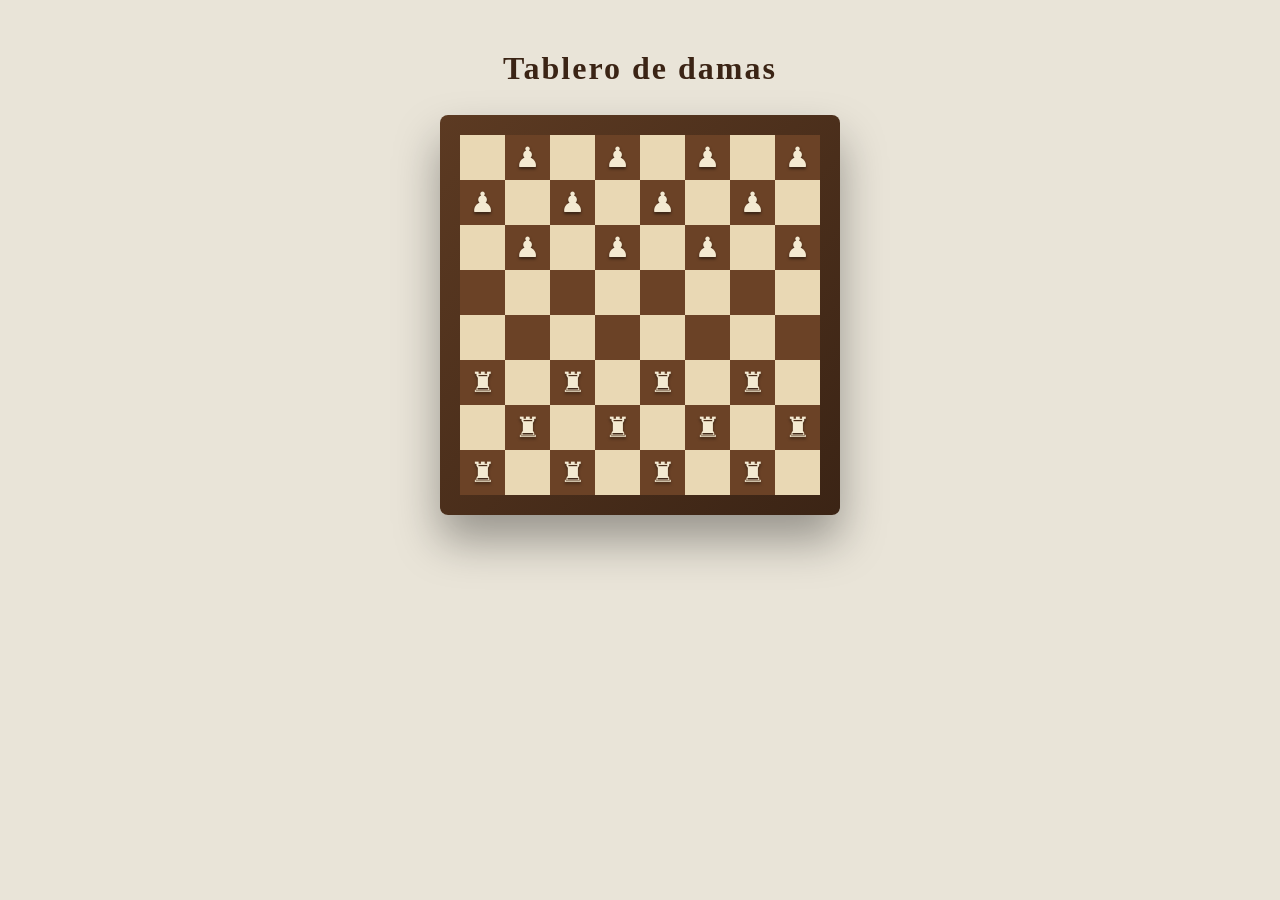
<file: tablero.html>
<!DOCTYPE html>
<html lang="en">

<head>
    <meta charset="UTF-8">
    <meta name="viewport" content="width=device-width, initial-scale=1.0">
    <title>Tablero de Damas</title>
    <link rel="stylesheet" href="css/estilo_tablero.css">
</head>

<body>
    <h1>Tablero de damas</h1>
    <div id="tablero">
        <div>
            <p></p>
            <p>&#9823;</p>
            <p></p>
            <p>&#9823;</p>
            <p></p>
            <p>&#9823;</p>
            <p></p>
            <p>&#9823;</p>
        </div>
        <div>
            <p>&#9823;</p>
            <p></p>
            <p>&#9823;</p>
            <p></p>
            <p>&#9823;</p>
            <p></p>
            <p>&#9823;</p>
            <p></p>
        </div>
        <div>
            <p></p>
            <p>&#9823;</p>
            <p></p>
            <p>&#9823;</p>
            <p></p>
            <p>&#9823;</p>
            <p></p>
            <p>&#9823;</p>
        </div>
        <div>
            <p></p>
            <p></p>
            <p></p>
            <p></p>
            <p></p>
            <p></p>
            <p></p>
            <p></p>
        </div>
        <div>
            <p></p>
            <p></p>
            <p></p>
            <p></p>
            <p></p>
            <p></p>
            <p></p>
            <p></p>
        </div>
        <div>
            <p>&#9820;</p>
            <p></p>
            <p>&#9820;</p>
            <p></p>
            <p>&#9820;</p>
            <p></p>
            <p>&#9820;</p>
            <p></p>
        </div>
        <div>
            <p></p>
            <p>&#9820;</p>
            <p></p>
            <p>&#9820;</p>
            <p></p>
            <p>&#9820;</p>
            <p></p>
            <p>&#9820;</p>
        </div>
        <div>
            <p>&#9820;</p>
            <p></p>
            <p>&#9820;</p>
            <p></p>
            <p>&#9820;</p>
            <p></p>
            <p>&#9820;</p>
            <p></p>
        </div>
    </div>

</body>

</html>
</file>
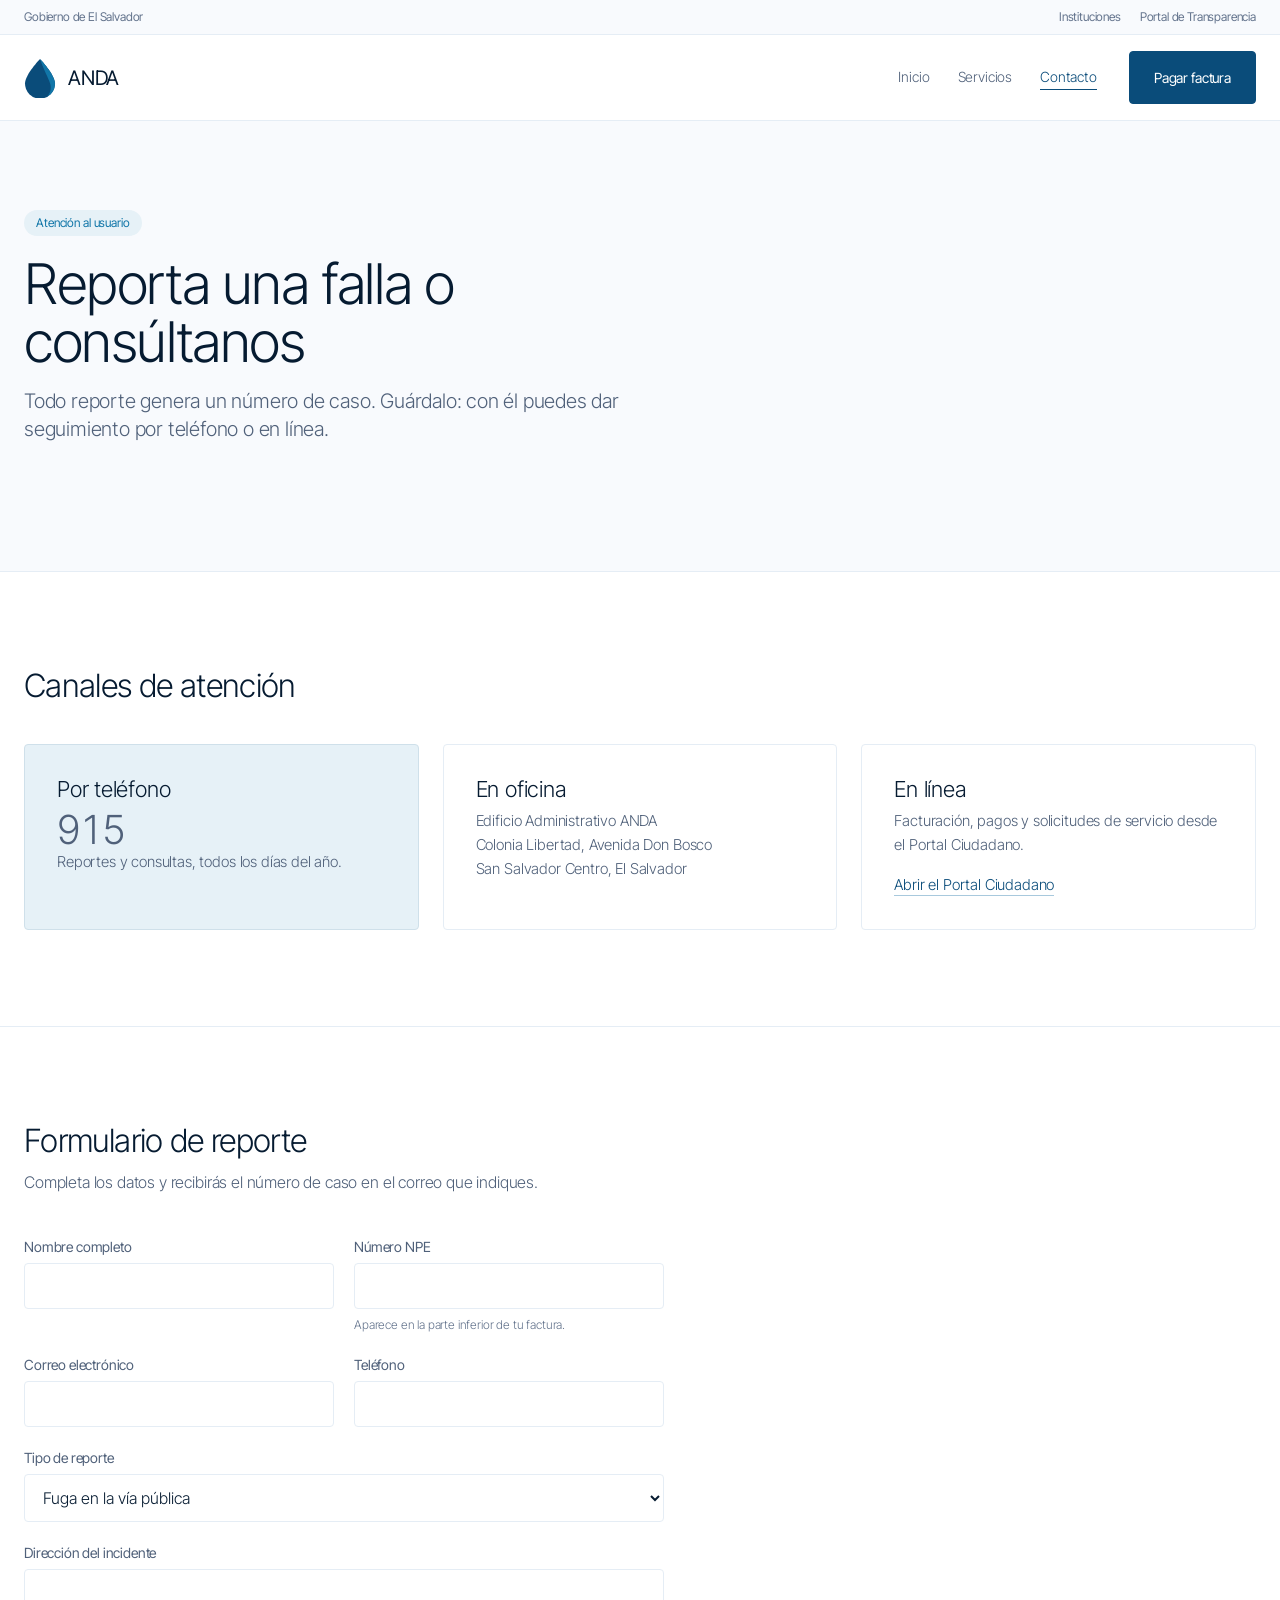
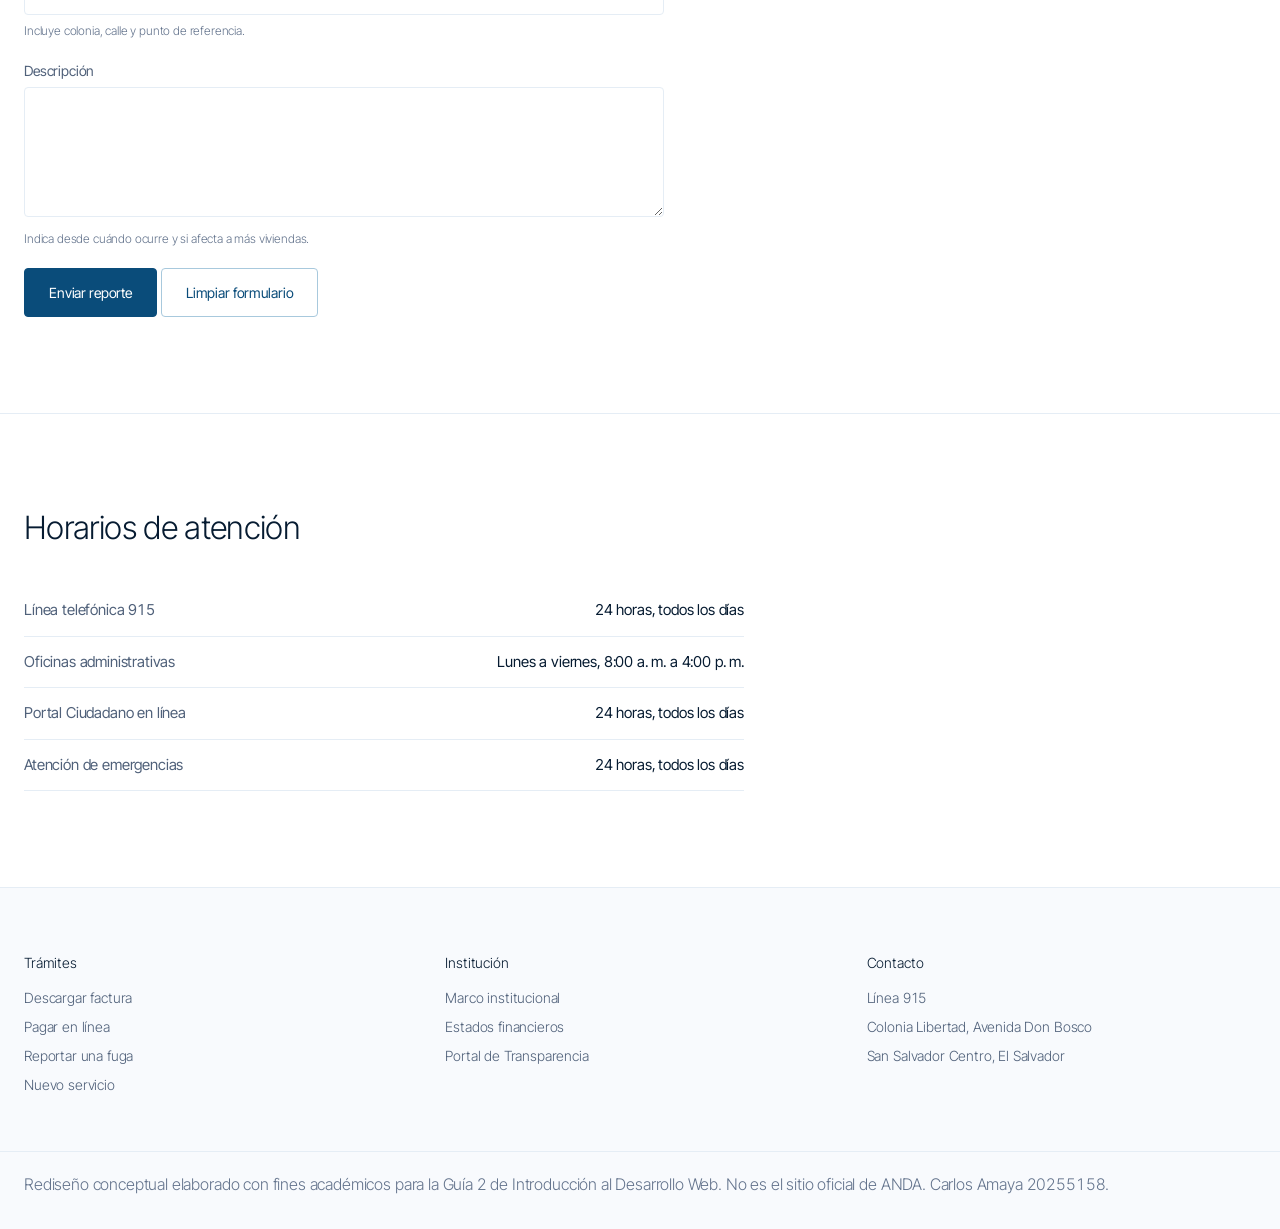
<file: reto-ia/contacto.html>
<!DOCTYPE html>

<!--
  ANDA - Página de contacto
  Reto IA - Guía 2 de Introducción al Desarrollo Web
  Carlos Amaya 20255158

  Rediseño conceptual con fines académicos. No es el sitio oficial de ANDA.
  El formulario es una maqueta: no envía datos a ningún servidor.
-->

<html lang="es">

<head>
    <meta charset="UTF-8">
    <meta name="viewport" content="width=device-width, initial-scale=1.0">
    <meta name="description" content="Canales de atención de ANDA y formulario para reportar una falla en el servicio.">
    <title>Contacto - ANDA</title>

    <link rel="preconnect" href="https://fonts.googleapis.com">
    <link rel="preconnect" href="https://fonts.gstatic.com" crossorigin>
    <link rel="stylesheet" href="https://fonts.googleapis.com/css2?family=Inter+Tight:wght@300;400&display=swap">

    <link rel="stylesheet" href="css/estilos.css">
</head>

<body>

    <a class="salto" href="#contenido">Ir al contenido principal</a>

    <div class="barra-gobierno">
        <div class="contenedor barra-gobierno__interior">
            <span>Gobierno de El Salvador</span>
            <nav aria-label="Enlaces institucionales">
                <a href="https://instituciones.gob.sv/">Instituciones</a>
                <a href="https://www.transparencia.gob.sv/institutions/anda">Portal de Transparencia</a>
            </nav>
        </div>
    </div>

    <header class="encabezado">
        <div class="contenedor encabezado__interior">

            <a class="marca" href="index.html">
                <img src="img/gota.svg" alt="" width="32" height="40">
                <span class="marca__nombre">ANDA</span>
            </a>

            <nav class="menu" aria-label="Menú principal">
                <a href="index.html">Inicio</a>
                <a href="servicios.html">Servicios</a>
                <a href="contacto.html" aria-current="page">Contacto</a>
            </nav>

            <a class="boton boton--relleno" href="servicios.html">Pagar factura</a>

        </div>
    </header>

    <main id="contenido">

        <section class="portada">
            <div class="contenedor portada__interior">
                <span class="pildora">Atención al usuario</span>
                <h1>Reporta una falla o consúltanos</h1>
                <p class="portada__entrada">
                    Todo reporte genera un número de caso. Guárdalo: con él puedes
                    dar seguimiento por teléfono o en línea.
                </p>
            </div>
        </section>

        <!-- Canales de atención -->
        <section class="seccion">
            <div class="contenedor">

                <div class="seccion__intro">
                    <h2>Canales de atención</h2>
                </div>

                <div class="rejilla">

                    <article class="tarjeta tarjeta--destacada">
                        <h3>Por teléfono</h3>
                        <p class="cifra__numero" style="font-size:40px">915</p>
                        <p>Reportes y consultas, todos los días del año.</p>
                    </article>

                    <article class="tarjeta">
                        <h3>En oficina</h3>
                        <p>
                            Edificio Administrativo ANDA<br>
                            Colonia Libertad, Avenida Don Bosco<br>
                            San Salvador Centro, El Salvador
                        </p>
                    </article>

                    <article class="tarjeta">
                        <h3>En línea</h3>
                        <p>
                            Facturación, pagos y solicitudes de servicio desde el
                            Portal Ciudadano.
                        </p>
                        <p style="margin-top:16px">
                            <a class="vinculo" href="https://www.915.gob.sv/">Abrir el Portal Ciudadano</a>
                        </p>
                    </article>

                </div>

            </div>
        </section>

        <!-- Formulario de reporte -->
        <section class="seccion">
            <div class="contenedor">

                <div class="seccion__intro">
                    <h2>Formulario de reporte</h2>
                    <p>
                        Completa los datos y recibirás el número de caso en el correo
                        que indiques.
                    </p>
                </div>

                <form class="formulario" action="#" method="post">

                    <div class="campo campo--doble">
                        <div>
                            <label for="nombre">Nombre completo</label>
                            <input type="text" id="nombre" name="nombre" required>
                        </div>

                        <div>
                            <label for="npe">Número NPE</label>
                            <input type="text" id="npe" name="npe" inputmode="numeric">
                            <p class="campo__ayuda">Aparece en la parte inferior de tu factura.</p>
                        </div>
                    </div>

                    <div class="campo campo--doble">
                        <div>
                            <label for="correo">Correo electrónico</label>
                            <input type="email" id="correo" name="correo" required>
                        </div>

                        <div>
                            <label for="telefono">Teléfono</label>
                            <input type="tel" id="telefono" name="telefono">
                        </div>
                    </div>

                    <div class="campo">
                        <label for="tipo">Tipo de reporte</label>
                        <select id="tipo" name="tipo">
                            <option>Fuga en la vía pública</option>
                            <option>Falta de agua</option>
                            <option>Baja presión</option>
                            <option>Problema con el medidor</option>
                            <option>Consulta sobre facturación</option>
                            <option>Otro</option>
                        </select>
                    </div>

                    <div class="campo">
                        <label for="direccion">Dirección del incidente</label>
                        <input type="text" id="direccion" name="direccion" required>
                        <p class="campo__ayuda">Incluye colonia, calle y punto de referencia.</p>
                    </div>

                    <div class="campo">
                        <label for="detalle">Descripción</label>
                        <textarea id="detalle" name="detalle"></textarea>
                        <p class="campo__ayuda">Indica desde cuándo ocurre y si afecta a más viviendas.</p>
                    </div>

                    <p>
                        <button class="boton boton--relleno" type="submit">Enviar reporte</button>
                        <button class="boton boton--contorno" type="reset">Limpiar formulario</button>
                    </p>

                </form>

            </div>
        </section>

        <!-- Horarios -->
        <section class="seccion">
            <div class="contenedor">

                <div class="seccion__intro">
                    <h2>Horarios de atención</h2>
                </div>

                <ul class="detalles" style="max-width:80ch">
                    <li>
                        <span>Línea telefónica 915</span>
                        <span>24 horas, todos los días</span>
                    </li>
                    <li>
                        <span>Oficinas administrativas</span>
                        <span>Lunes a viernes, 8:00 a. m. a 4:00 p. m.</span>
                    </li>
                    <li>
                        <span>Portal Ciudadano en línea</span>
                        <span>24 horas, todos los días</span>
                    </li>
                    <li>
                        <span>Atención de emergencias</span>
                        <span>24 horas, todos los días</span>
                    </li>
                </ul>

            </div>
        </section>

    </main>

    <footer class="pie">
        <div class="contenedor pie__interior">

            <div>
                <p class="pie__titulo">Trámites</p>
                <ul>
                    <li><a href="servicios.html">Descargar factura</a></li>
                    <li><a href="servicios.html">Pagar en línea</a></li>
                    <li><a href="contacto.html">Reportar una fuga</a></li>
                    <li><a href="servicios.html">Nuevo servicio</a></li>
                </ul>
            </div>

            <div>
                <p class="pie__titulo">Institución</p>
                <ul>
                    <li><a href="servicios.html">Marco institucional</a></li>
                    <li><a href="servicios.html">Estados financieros</a></li>
                    <li><a href="https://www.transparencia.gob.sv/institutions/anda">Portal de Transparencia</a></li>
                </ul>
            </div>

            <div>
                <p class="pie__titulo">Contacto</p>
                <ul>
                    <li><a href="tel:915">Línea 915</a></li>
                    <li>Colonia Libertad, Avenida Don Bosco</li>
                    <li>San Salvador Centro, El Salvador</li>
                </ul>
            </div>

        </div>

        <div class="contenedor pie__legal">
            <p>
                Rediseño conceptual elaborado con fines académicos para la Guía 2 de
                Introducción al Desarrollo Web. No es el sitio oficial de ANDA.
                Carlos Amaya 20255158.
            </p>
        </div>
    </footer>

</body>

</html>
</file>
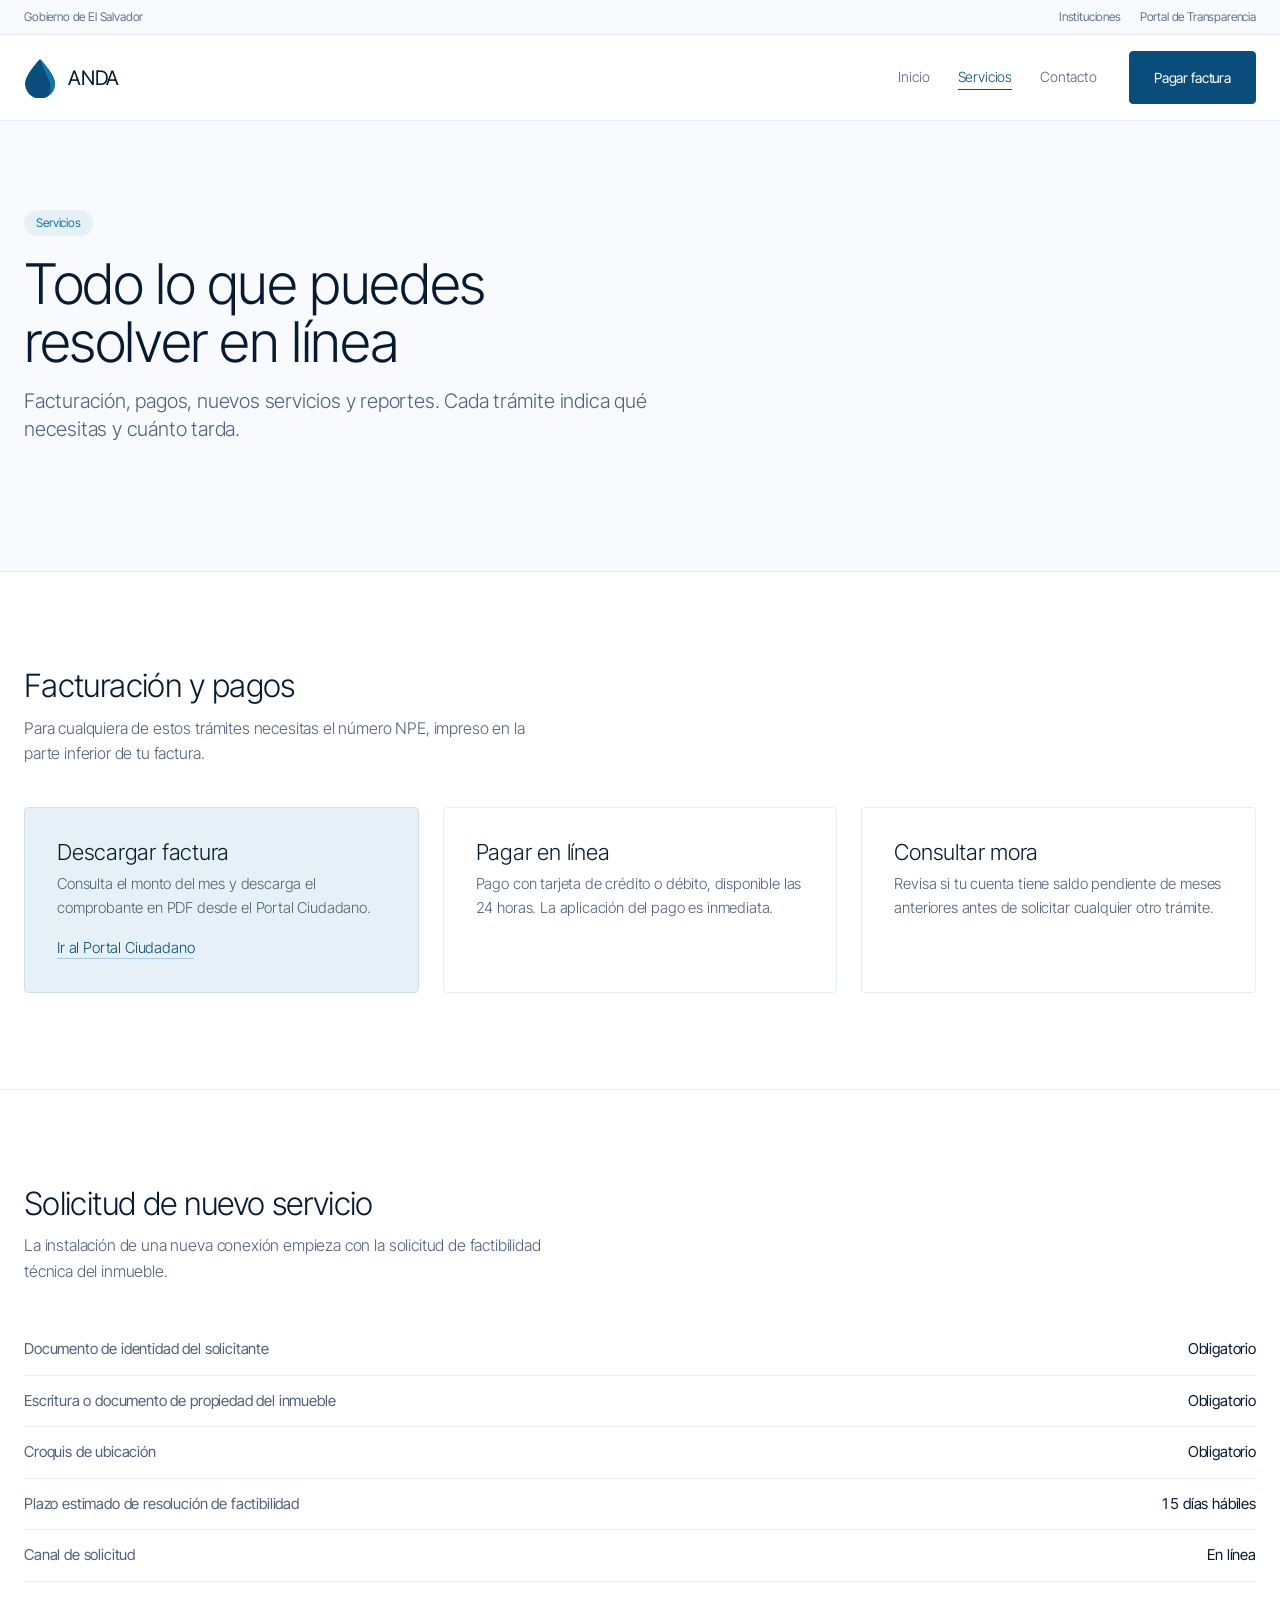
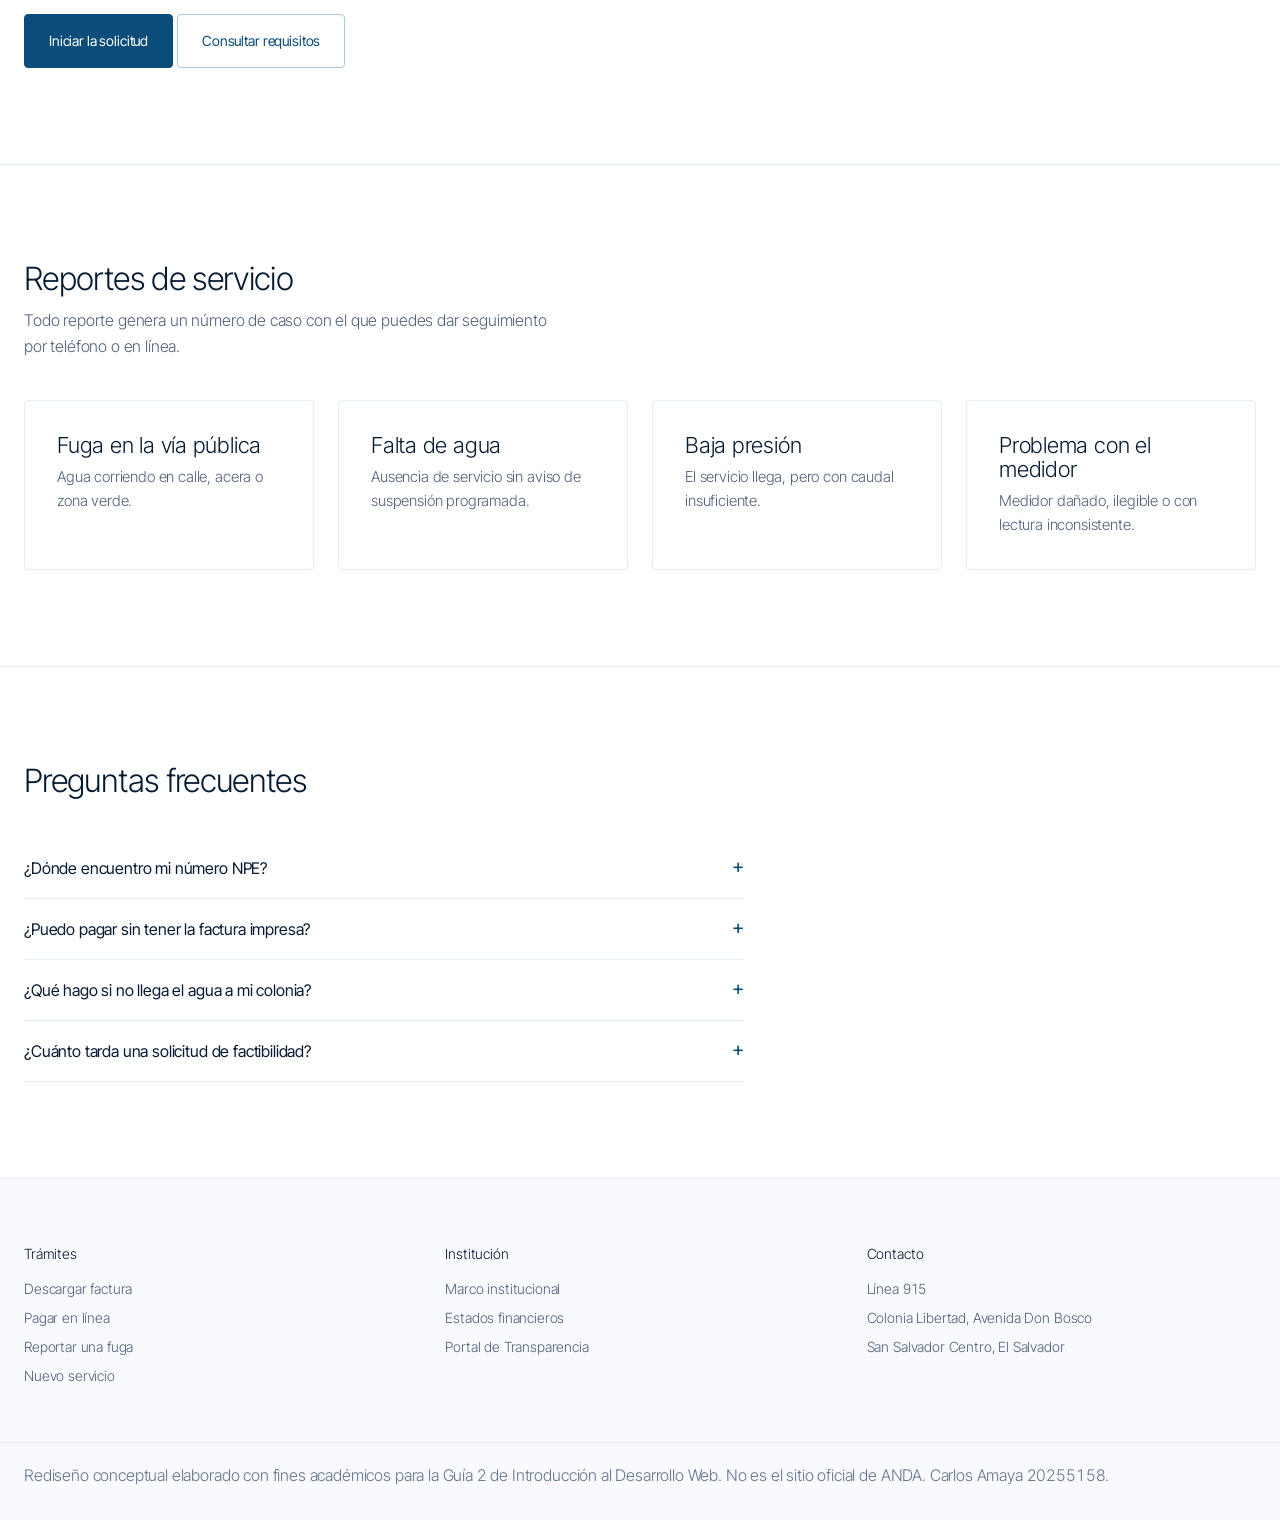
<file: reto-ia/servicios.html>
<!DOCTYPE html>

<!--
  ANDA - Página de servicios
  Reto IA - Guía 2 de Introducción al Desarrollo Web
  Carlos Amaya 20255158

  Rediseño conceptual con fines académicos. No es el sitio oficial de ANDA.
  Los requisitos y plazos mostrados son contenido de ejemplo.
-->

<html lang="es">

<head>
    <meta charset="UTF-8">
    <meta name="viewport" content="width=device-width, initial-scale=1.0">
    <meta name="description" content="Servicios de ANDA en línea: facturación, pagos, nuevo servicio y reportes.">
    <title>Servicios - ANDA</title>

    <link rel="preconnect" href="https://fonts.googleapis.com">
    <link rel="preconnect" href="https://fonts.gstatic.com" crossorigin>
    <link rel="stylesheet" href="https://fonts.googleapis.com/css2?family=Inter+Tight:wght@300;400&display=swap">

    <link rel="stylesheet" href="css/estilos.css">
</head>

<body>

    <a class="salto" href="#contenido">Ir al contenido principal</a>

    <div class="barra-gobierno">
        <div class="contenedor barra-gobierno__interior">
            <span>Gobierno de El Salvador</span>
            <nav aria-label="Enlaces institucionales">
                <a href="https://instituciones.gob.sv/">Instituciones</a>
                <a href="https://www.transparencia.gob.sv/institutions/anda">Portal de Transparencia</a>
            </nav>
        </div>
    </div>

    <header class="encabezado">
        <div class="contenedor encabezado__interior">

            <a class="marca" href="index.html">
                <img src="img/gota.svg" alt="" width="32" height="40">
                <span class="marca__nombre">ANDA</span>
            </a>

            <nav class="menu" aria-label="Menú principal">
                <a href="index.html">Inicio</a>
                <a href="servicios.html" aria-current="page">Servicios</a>
                <a href="contacto.html">Contacto</a>
            </nav>

            <a class="boton boton--relleno" href="#facturacion">Pagar factura</a>

        </div>
    </header>

    <main id="contenido">

        <section class="portada">
            <div class="contenedor portada__interior">
                <span class="pildora">Servicios</span>
                <h1>Todo lo que puedes resolver en línea</h1>
                <p class="portada__entrada">
                    Facturación, pagos, nuevos servicios y reportes. Cada trámite
                    indica qué necesitas y cuánto tarda.
                </p>
            </div>
        </section>

        <!-- Facturación y pagos -->
        <section class="seccion" id="facturacion">
            <div class="contenedor">

                <div class="seccion__intro">
                    <h2>Facturación y pagos</h2>
                    <p>
                        Para cualquiera de estos trámites necesitas el número NPE,
                        impreso en la parte inferior de tu factura.
                    </p>
                </div>

                <div class="rejilla">

                    <article class="tarjeta tarjeta--destacada">
                        <h3>Descargar factura</h3>
                        <p>
                            Consulta el monto del mes y descarga el comprobante en PDF
                            desde el Portal Ciudadano.
                        </p>
                        <p style="margin-top:16px">
                            <a class="vinculo" href="https://www.915.gob.sv/">Ir al Portal Ciudadano</a>
                        </p>
                    </article>

                    <article class="tarjeta">
                        <h3>Pagar en línea</h3>
                        <p>
                            Pago con tarjeta de crédito o débito, disponible las 24
                            horas. La aplicación del pago es inmediata.
                        </p>
                    </article>

                    <article class="tarjeta">
                        <h3>Consultar mora</h3>
                        <p>
                            Revisa si tu cuenta tiene saldo pendiente de meses
                            anteriores antes de solicitar cualquier otro trámite.
                        </p>
                    </article>

                </div>

            </div>
        </section>

        <!-- Nuevo servicio -->
        <section class="seccion">
            <div class="contenedor">

                <div class="seccion__intro">
                    <h2>Solicitud de nuevo servicio</h2>
                    <p>
                        La instalación de una nueva conexión empieza con la solicitud
                        de factibilidad técnica del inmueble.
                    </p>
                </div>

                <ul class="detalles">
                    <li>
                        <span>Documento de identidad del solicitante</span>
                        <span>Obligatorio</span>
                    </li>
                    <li>
                        <span>Escritura o documento de propiedad del inmueble</span>
                        <span>Obligatorio</span>
                    </li>
                    <li>
                        <span>Croquis de ubicación</span>
                        <span>Obligatorio</span>
                    </li>
                    <li>
                        <span>Plazo estimado de resolución de factibilidad</span>
                        <span>15 días hábiles</span>
                    </li>
                    <li>
                        <span>Canal de solicitud</span>
                        <span>En línea</span>
                    </li>
                </ul>

                <p style="margin-top:32px">
                    <a class="boton boton--relleno" href="contacto.html">Iniciar la solicitud</a>
                    <a class="boton boton--contorno" href="contacto.html">Consultar requisitos</a>
                </p>

            </div>
        </section>

        <!-- Reportes -->
        <section class="seccion">
            <div class="contenedor">

                <div class="seccion__intro">
                    <h2>Reportes de servicio</h2>
                    <p>
                        Todo reporte genera un número de caso con el que puedes dar
                        seguimiento por teléfono o en línea.
                    </p>
                </div>

                <div class="rejilla">

                    <article class="tarjeta">
                        <h3>Fuga en la vía pública</h3>
                        <p>Agua corriendo en calle, acera o zona verde.</p>
                    </article>

                    <article class="tarjeta">
                        <h3>Falta de agua</h3>
                        <p>Ausencia de servicio sin aviso de suspensión programada.</p>
                    </article>

                    <article class="tarjeta">
                        <h3>Baja presión</h3>
                        <p>El servicio llega, pero con caudal insuficiente.</p>
                    </article>

                    <article class="tarjeta">
                        <h3>Problema con el medidor</h3>
                        <p>Medidor dañado, ilegible o con lectura inconsistente.</p>
                    </article>

                </div>

            </div>
        </section>

        <!-- Preguntas frecuentes -->
        <section class="seccion">
            <div class="contenedor">

                <div class="seccion__intro">
                    <h2>Preguntas frecuentes</h2>
                </div>

                <div style="max-width:80ch">

                    <details class="pregunta">
                        <summary>¿Dónde encuentro mi número NPE?</summary>
                        <p>
                            El NPE aparece impreso en la parte inferior de tu factura y
                            es el dato que necesitas para consultar o pagar en línea.
                        </p>
                    </details>

                    <details class="pregunta">
                        <summary>¿Puedo pagar sin tener la factura impresa?</summary>
                        <p>
                            Sí. Con el NPE puedes descargar el comprobante desde el
                            Portal Ciudadano y pagar en línea o en los puntos autorizados.
                        </p>
                    </details>

                    <details class="pregunta">
                        <summary>¿Qué hago si no llega el agua a mi colonia?</summary>
                        <p>
                            Revisa primero si hay un aviso de suspensión programada. Si
                            no lo hay, presenta un reporte y anota el número de caso
                            para dar seguimiento.
                        </p>
                    </details>

                    <details class="pregunta">
                        <summary>¿Cuánto tarda una solicitud de factibilidad?</summary>
                        <p>
                            El plazo estimado de resolución es de 15 días hábiles a
                            partir de la recepción completa de los documentos.
                        </p>
                    </details>

                </div>

            </div>
        </section>

    </main>

    <footer class="pie">
        <div class="contenedor pie__interior">

            <div>
                <p class="pie__titulo">Trámites</p>
                <ul>
                    <li><a href="servicios.html">Descargar factura</a></li>
                    <li><a href="servicios.html">Pagar en línea</a></li>
                    <li><a href="contacto.html">Reportar una fuga</a></li>
                    <li><a href="servicios.html">Nuevo servicio</a></li>
                </ul>
            </div>

            <div>
                <p class="pie__titulo">Institución</p>
                <ul>
                    <li><a href="servicios.html">Marco institucional</a></li>
                    <li><a href="servicios.html">Estados financieros</a></li>
                    <li><a href="https://www.transparencia.gob.sv/institutions/anda">Portal de Transparencia</a></li>
                </ul>
            </div>

            <div>
                <p class="pie__titulo">Contacto</p>
                <ul>
                    <li><a href="tel:915">Línea 915</a></li>
                    <li>Colonia Libertad, Avenida Don Bosco</li>
                    <li>San Salvador Centro, El Salvador</li>
                </ul>
            </div>

        </div>

        <div class="contenedor pie__legal">
            <p>
                Rediseño conceptual elaborado con fines académicos para la Guía 2 de
                Introducción al Desarrollo Web. No es el sitio oficial de ANDA.
                Carlos Amaya 20255158.
            </p>
        </div>
    </footer>

</body>

</html>
</file>
<file: css/estilosIndex.css>
/* =====================================================================
   Página de inicio de la Guía 2
   Introducción al Desarrollo Web - Carlos Amaya 20255158

   Contenido del archivo:
   1. Reglas base
   2. Encabezado y pie
   3. Listas de ejercicios
   4. Tarjetas del Reto IA
   5. Bloques de las instrucciones
   6. Video incrustado
   7. Diseño responsivo
   ===================================================================== */


/* ------------------------------------------------ 1. Reglas base ---- */
body {
    background-color: #eeeeee;
    color: #222222;
    font-family: Arial, sans-serif;
    margin: 0;
}

main {
    width: 80%;
    margin: 30px auto;
    background-color: white;
    padding: 25px;
}

main h2 {
    color: #37474f;
}

main h3 {
    color: #37474f;
    margin-top: 28px;
}

li {
    margin-bottom: 15px;
}

a {
    color: #1565c0;
    text-decoration: none;
}

a:hover {
    text-decoration: underline;
}


/* ------------------------------------------ 2. Encabezado y pie ----- */
#encabezado {
    background-color: #263238;
    color: white;
    text-align: center;
    padding: 30px;
}

#encabezado h1 {
    margin: 0;
}

#pie {
    background-color: #263238;
    color: white;
    text-align: center;
    padding: 15px;
    margin-top: 30px;
}


/* ------------------------------------- 3. Listas de ejercicios ------ */

/* Separación entre las dos partes de la guía */
#reto-ia {
    margin-top: 40px;
    padding-top: 24px;
    border-top: 2px solid #d5dde3;
}


/* ---------------------------------------- 4. Tarjetas del Reto IA --- */

/* Las tarjetas se acomodan en columnas según el ancho de la pantalla */
.reto-tarjetas {
    display: grid;
    grid-template-columns: repeat(auto-fit, minmax(250px, 1fr));
    gap: 18px;
    margin: 24px 0 36px;
}

.reto-tarjeta {
    border: 1px solid #d5dde3;
    border-left: 4px solid #1176a8;
    border-radius: 6px;
    padding: 18px;
    background-color: #f7fafc;
}

.reto-tarjeta h4 {
    margin: 0 0 8px;
    font-size: 1.05rem;
    color: #0a4c7a;
}

.reto-tarjeta p {
    margin: 0 0 12px;
    font-size: 0.95rem;
    line-height: 1.55;
}

.reto-enlace {
    display: inline-block;
    background-color: #0a4c7a;
    color: #ffffff;
    padding: 9px 16px;
    border-radius: 4px;
    text-decoration: none;
    font-weight: bold;
    font-size: 0.92rem;
}

.reto-enlace:hover {
    background-color: #06283c;
    text-decoration: none;
}


/* ------------------------------ 5. Bloques de las instrucciones ----- */

/* <details> permite mostrar el texto plegado y <pre> conserva los
   saltos de línea y la sangría del original */
.prompt {
    border: 1px solid #d5dde3;
    border-left: 4px solid #1176a8;
    border-radius: 6px;
    background-color: #f7fafc;
    margin: 0 0 14px;
}

.prompt summary {
    cursor: pointer;
    padding: 12px 16px;
    font-weight: bold;
    color: #0a4c7a;
}

.prompt summary:hover {
    color: #06283c;
}

.prompt__texto {
    margin: 0;
    padding: 0 16px 16px;
    max-height: 420px;
    overflow: auto;
    /* Ajusta las líneas largas en lugar de desbordar la caja */
    white-space: pre-wrap;
    overflow-wrap: break-word;
    font-family: Consolas, "Courier New", monospace;
    font-size: 0.85rem;
    line-height: 1.55;
    color: #22333f;
}


/* -------------------------------------------- 6. Video incrustado --- */

/* Mantiene la proporción 16:9 en cualquier tamaño de pantalla */
.video-contenedor {
    position: relative;
    width: 100%;
    max-width: 820px;
    aspect-ratio: 16 / 9;
    margin: 16px 0 32px;
    border-radius: 6px;
    overflow: hidden;
    background-color: #000000;
}

.video-contenedor iframe {
    position: absolute;
    top: 0;
    left: 0;
    width: 100%;
    height: 100%;
    border: 0;
}


/* --------------------------------------- 7. Diseño responsivo ------- */
@media (max-width: 700px) {

    main {
        width: auto;
        margin: 16px;
        padding: 18px;
    }

    #encabezado {
        padding: 22px 16px;
    }
}
</file>
<file: reto-ia/css/estilos.css>
/* =====================================================================
   ANDA - Sitio de tres páginas
   Reto IA - Guía 2 de Introducción al Desarrollo Web
   Carlos Amaya 20255158

   Sistema de diseño: estilo "Stripe" del catálogo de Refero
   (https://styles.refero.design/). Se conserva íntegro el sistema del
   design.md — tipografía de peso 300, radio de 4px, ausencia total de
   sombras, separadores de 1px, ritmo de 8px y profundidad por capas de
   tinte — y se sustituye únicamente el matiz de marca: el índigo
   original (#533afd) se remapea al azul institucional de ANDA (#0a4c7a).
   Los neutros del sistema ya son navales, por lo que se usan sin cambio.

   Contenido del archivo:
   1. Variables del sistema de diseño
   2. Reglas base y tipografía
   3. Utilidades de estructura
   4. Botones y vínculos
   5. Encabezado y navegación
   6. Portada
   7. Tarjetas de trámites
   8. Bloques de contenido y noticias
   9. Formulario de contacto
   10. Pie de página
   11. Animaciones y transiciones
   12. Diseño responsivo y accesibilidad
   ===================================================================== */


/* ------------------------------ 1. Variables del sistema de diseño --- */
:root {

    /* --- Acentos de marca (remapeados desde el design.md) --- */
    --azul-accion: #0a4c7a;      /* era #533afd - acción principal */
    --azul-vinculo: #1176a8;     /* era #7389ff - vínculos y etiquetas */
    --azul-contorno: #a8c9dd;    /* era #b9b9f9 - borde de botón fantasma */
    --azul-divisor: #cfe0ea;     /* era #d6d9fc - divisores suaves */
    --azul-tinte: #e6f1f7;       /* era #e8e9ff - fondo de tarjeta destacada */
    --azul-profundo: #06283c;    /* era #182659 - bordes enfatizados */

    /* --- Neutros del sistema, conservados sin cambio --- */
    --tinta: #061b31;            /* títulos y texto principal */
    --acero: #50617a;            /* texto terciario y de apoyo */
    --pizarra: #64748d;          /* etiquetas y leyendas */
    --humo: #839bc8;             /* texto atenuado */
    --escarcha: #e5edf5;         /* bordes y divisores primarios */
    --bruma: #f8fafd;            /* fondo de separación de secciones */
    --blanco: #ffffff;           /* lienzo de página y superficies */

    /* --- Tipografía --- */
    /* El design.md indica Sohne-var y admite "Inter Tight o una sans
       humanista similar" como alternativa. Se usa Inter Tight. */
    --fuente: "Inter Tight", "Segoe UI", Helvetica, Arial, sans-serif;

    /* --- Ritmo y forma --- */
    --unidad: 8px;
    --ancho-maximo: 1320px;
    --hueco-seccion: 96px;
    --relleno-tarjeta: 32px;
    --radio: 4px;
    --radio-pildora: 9999px;

    /* --- Movimiento ---
       ESTOS SON LOS PARÁMETROS QUE SE MODIFICAN EN VIVO EN EL VIDEO.
       --duracion-entrada  controla cuánto tarda la aparición inicial.
       --easing-entrada    controla la curva de aceleración del recorrido. */
    --duracion-entrada: 700ms;
    --easing-entrada: cubic-bezier(0.22, 0.61, 0.36, 1);
    --duracion-interaccion: 160ms;
}


/* --------------------------------- 2. Reglas base y tipografía ------- */
* {
    margin: 0;
    padding: 0;
    box-sizing: border-box;
}

body {
    font-family: var(--fuente);
    /* Peso 300 en todo el sitio: el design.md lo describe como
       "confident restraint rather than corporate shouting" */
    font-weight: 400;
    font-size: 16px;
    line-height: 1.5;
    letter-spacing: -0.16px;
    color: var(--tinta);
    background-color: var(--blanco);
    /* Numerales tabulares: los montos y fechas alinean en columna */
    font-feature-settings: "tnum" on;
    -webkit-font-smoothing: antialiased;
}

h1, h2, h3 {
    font-weight: 300;
    color: var(--tinta);
}

/* El interletrado se cierra conforme crece el tamaño */
h1 {
    font-size: 56px;
    line-height: 1.03;
    letter-spacing: -1.4px;
}

h2 {
    font-size: 32px;
    line-height: 1.1;
    letter-spacing: -0.64px;
}

h3 {
    font-size: 22px;
    line-height: 1.1;
    letter-spacing: -0.22px;
}

p {
    font-weight: 300;
    font-size: 16px;
    line-height: 1.6;
}

img {
    display: block;
    max-width: 100%;
}

ul {
    list-style: none;
}


/* ----------------------------- 3. Utilidades de estructura ----------- */
.contenedor {
    width: 100%;
    max-width: var(--ancho-maximo);
    margin: 0 auto;
    padding: 0 24px;
}

.seccion {
    padding: var(--hueco-seccion) 0;
}

/* Separación entre secciones mediante una línea de 1px, nunca con
   sombras ni cambios de fondo */
.seccion + .seccion {
    border-top: 1px solid var(--escarcha);
}

.seccion__intro {
    max-width: 60ch;
    margin-bottom: 40px;
}

.seccion__intro p {
    color: var(--acero);
    margin-top: 12px;
}

/* Etiqueta en forma de píldora: el único elemento con radio completo */
.pildora {
    display: inline-block;
    font-size: 12px;
    font-weight: 400;
    letter-spacing: -0.12px;
    color: var(--azul-vinculo);
    background-color: var(--azul-tinte);
    border-radius: var(--radio-pildora);
    padding: 4px 12px;
}


/* ------------------------------------ 4. Botones y vínculos ---------- */
.boton {
    display: inline-block;
    font-family: var(--fuente);
    font-size: 14px;
    font-weight: 400;
    letter-spacing: -0.14px;
    border-radius: var(--radio);
    text-decoration: none;
    cursor: pointer;
    transition: background-color var(--duracion-interaccion) ease,
                color var(--duracion-interaccion) ease,
                border-color var(--duracion-interaccion) ease;
}

/* Botón principal relleno. Sin sombra, por regla del sistema */
.boton--relleno {
    background-color: var(--azul-accion);
    color: var(--blanco);
    border: 1px solid var(--azul-accion);
    padding: 15px 24px;
}

.boton--relleno:hover {
    background-color: var(--azul-profundo);
    border-color: var(--azul-profundo);
}

/* Botón secundario de contorno. El sistema pide acompañar cada botón
   relleno con uno fantasma */
.boton--contorno {
    background-color: transparent;
    color: var(--azul-accion);
    border: 1px solid var(--azul-contorno);
    padding: 15px 24px;
}

.boton--contorno:hover {
    background-color: var(--bruma);
    border-color: var(--azul-accion);
}

.vinculo {
    color: var(--azul-accion);
    text-decoration: none;
    border-bottom: 1px solid var(--azul-contorno);
    padding-bottom: 1px;
    transition: border-color var(--duracion-interaccion) ease;
}

.vinculo:hover {
    border-bottom-color: var(--azul-accion);
}

/* Enlace de salto para navegación con teclado */
.salto {
    position: absolute;
    left: -9999px;
    background-color: var(--tinta);
    color: var(--blanco);
    padding: 12px 16px;
    z-index: 99;
}

.salto:focus {
    left: 12px;
    top: 12px;
}


/* ------------------------------ 5. Encabezado y navegación ----------- */
.barra-gobierno {
    background-color: var(--bruma);
    border-bottom: 1px solid var(--escarcha);
    font-size: 12px;
    color: var(--pizarra);
}

.barra-gobierno__interior {
    display: flex;
    flex-wrap: wrap;
    gap: 4px 24px;
    justify-content: space-between;
    padding-top: 8px;
    padding-bottom: 8px;
}

.barra-gobierno a {
    color: var(--pizarra);
    text-decoration: none;
    margin-left: 16px;
}

.barra-gobierno a:hover {
    color: var(--azul-accion);
}

.encabezado {
    border-bottom: 1px solid var(--escarcha);
    background-color: var(--blanco);
}

.encabezado__interior {
    display: flex;
    flex-wrap: wrap;
    align-items: center;
    gap: 16px 32px;
    padding-top: 16px;
    padding-bottom: 16px;
}

.marca {
    display: flex;
    align-items: center;
    gap: 12px;
    text-decoration: none;
    margin-right: auto;
}

.marca__nombre {
    font-size: 20px;
    font-weight: 400;
    letter-spacing: -0.2px;
    color: var(--tinta);
}

.menu {
    display: flex;
    flex-wrap: wrap;
    gap: 28px;
}

.menu a {
    font-size: 14px;
    font-weight: 300;
    color: var(--acero);
    text-decoration: none;
    padding-bottom: 2px;
    border-bottom: 1px solid transparent;
    transition: color var(--duracion-interaccion) ease,
                border-color var(--duracion-interaccion) ease;
}

.menu a:hover {
    color: var(--azul-accion);
    border-bottom-color: var(--azul-accion);
}

/* Página actual: se marca con el atributo aria-current, no con una clase */
.menu a[aria-current="page"] {
    color: var(--azul-accion);
    border-bottom-color: var(--azul-accion);
}


/* ------------------------------------------------ 6. Portada --------- */
.portada {
    /* Profundidad por tinte de fondo, no por sombra */
    background-color: var(--bruma);
    border-bottom: 1px solid var(--escarcha);
    padding: 88px 0 96px;
}

/* El bloque de portada conserva el ancho del contenedor para que su
   texto arranque en la misma línea vertical que el resto de secciones.
   La medida de lectura se limita en cada elemento, no en el bloque */
.portada h1 {
    max-width: 18ch;
    margin: 20px 0 16px;
}

.portada__entrada {
    max-width: 52ch;
    font-size: 20px;
    line-height: 1.4;
    letter-spacing: -0.2px;
    color: var(--acero);
    margin-bottom: 32px;
}

.portada__acciones {
    display: flex;
    flex-wrap: wrap;
    gap: 12px;
    margin-bottom: 24px;
}

.portada__nota {
    font-size: 14px;
    color: var(--pizarra);
}


/* --------------------------------- 7. Tarjetas de trámites ---------- */
.rejilla {
    display: grid;
    grid-template-columns: repeat(auto-fit, minmax(260px, 1fr));
    gap: 24px;
}

.tarjeta {
    background-color: var(--blanco);
    border: 1px solid var(--escarcha);
    border-radius: var(--radio);
    padding: var(--relleno-tarjeta);
    transition: border-color var(--duracion-interaccion) ease,
                background-color var(--duracion-interaccion) ease;
}

.tarjeta:hover {
    border-color: var(--azul-contorno);
    background-color: var(--bruma);
}

/* Tarjeta destacada: se distingue por tinte de fondo, no por sombra */
.tarjeta--destacada {
    background-color: var(--azul-tinte);
    border-color: var(--azul-divisor);
}

.tarjeta__icono {
    color: var(--azul-accion);
    margin-bottom: 16px;
}

.tarjeta h3 {
    margin-bottom: 8px;
}

.tarjeta h3 a {
    color: var(--tinta);
    text-decoration: none;
    transition: color var(--duracion-interaccion) ease;
}

.tarjeta h3 a:hover {
    color: var(--azul-accion);
}

.tarjeta p {
    color: var(--acero);
    font-size: 15px;
}


/* ------------------- 8. Bloques de contenido y noticias -------------- */
.cifra {
    border-top: 1px solid var(--escarcha);
    padding-top: 24px;
}

/* "Monumento silencioso": la cifra impone por tamaño, no por peso */
.cifra__numero {
    font-size: 56px;
    font-weight: 300;
    line-height: 1.03;
    letter-spacing: -1.4px;
    color: var(--tinta);
}

.cifra__etiqueta {
    font-size: 14px;
    color: var(--pizarra);
    margin-top: 4px;
}

.noticia {
    border-top: 1px solid var(--escarcha);
    padding-top: 20px;
}

.noticia__fecha {
    display: block;
    font-size: 12px;
    color: var(--pizarra);
    margin-bottom: 8px;
}

.noticia h3 {
    font-size: 20px;
    margin-bottom: 8px;
}

.noticia h3 a {
    color: var(--tinta);
    text-decoration: none;
}

.noticia h3 a:hover {
    color: var(--azul-accion);
}

.noticia p {
    color: var(--acero);
    font-size: 15px;
}

/* Aviso vigente: tinte azul y borde enfatizado a la izquierda */
.aviso {
    background-color: var(--azul-tinte);
    border-left: 3px solid var(--azul-accion);
    border-radius: var(--radio);
    padding: 24px var(--relleno-tarjeta);
    max-width: 80ch;
}

.aviso p {
    color: var(--tinta);
}

.aviso .pildora {
    background-color: var(--blanco);
    margin-bottom: 8px;
}

/* Lista de detalles con divisores de 1px */
.detalles li {
    display: flex;
    flex-wrap: wrap;
    gap: 4px 24px;
    justify-content: space-between;
    border-bottom: 1px solid var(--escarcha);
    padding: 14px 0;
    font-size: 15px;
}

.detalles li span:first-child {
    color: var(--acero);
}

.detalles li span:last-child {
    color: var(--tinta);
}

/* Preguntas desplegables sin JavaScript */
.pregunta {
    border-bottom: 1px solid var(--escarcha);
}

.pregunta summary {
    cursor: pointer;
    padding: 18px 0;
    font-size: 16px;
    font-weight: 400;
    color: var(--tinta);
    list-style: none;
    transition: color var(--duracion-interaccion) ease;
}

.pregunta summary:hover {
    color: var(--azul-accion);
}

.pregunta summary::-webkit-details-marker {
    display: none;
}

.pregunta summary::after {
    content: "+";
    float: right;
    color: var(--azul-accion);
    font-size: 20px;
    line-height: 1;
}

.pregunta[open] summary::after {
    content: "\2013";
}

.pregunta p {
    color: var(--acero);
    max-width: 70ch;
    padding-bottom: 20px;
}


/* --------------------------------- 9. Formulario de contacto -------- */
.formulario {
    max-width: 640px;
}

.campo {
    margin-bottom: 20px;
}

.campo label {
    display: block;
    font-size: 14px;
    color: var(--acero);
    margin-bottom: 6px;
}

.campo input,
.campo select,
.campo textarea {
    width: 100%;
    font-family: var(--fuente);
    font-size: 16px;
    font-weight: 300;
    color: var(--tinta);
    background-color: var(--blanco);
    border: 1px solid var(--escarcha);
    border-radius: var(--radio);
    padding: 12px 14px;
    transition: border-color var(--duracion-interaccion) ease;
}

.campo input:hover,
.campo select:hover,
.campo textarea:hover {
    border-color: var(--azul-contorno);
}

.campo input:focus,
.campo select:focus,
.campo textarea:focus {
    outline: none;
    border-color: var(--azul-accion);
}

.campo textarea {
    min-height: 130px;
    resize: vertical;
}

.campo__ayuda {
    font-size: 12px;
    color: var(--pizarra);
    margin-top: 6px;
}

.campo--doble {
    display: grid;
    grid-template-columns: repeat(auto-fit, minmax(220px, 1fr));
    gap: 20px;
}


/* ------------------------------------------- 10. Pie de página ------ */
.pie {
    background-color: var(--bruma);
    border-top: 1px solid var(--escarcha);
    padding-top: 64px;
}

.pie__interior {
    display: grid;
    grid-template-columns: repeat(auto-fit, minmax(200px, 1fr));
    gap: 32px;
    padding-bottom: 48px;
}

.pie__titulo {
    font-size: 14px;
    color: var(--tinta);
    margin-bottom: 12px;
}

.pie li {
    font-size: 14px;
    font-weight: 300;
    color: var(--acero);
    margin-bottom: 8px;
}

.pie a {
    color: var(--acero);
    text-decoration: none;
    transition: color var(--duracion-interaccion) ease;
}

.pie a:hover {
    color: var(--azul-accion);
}

.pie__legal {
    border-top: 1px solid var(--escarcha);
    padding-top: 20px;
    padding-bottom: 32px;
    font-size: 12px;
    color: var(--pizarra);
}


/* ------------------------------ 11. Animaciones y transiciones ------ */

/* Aparición de la portada: el contenido entra desplazándose desde abajo
   mientras pasa de transparente a opaco */
@keyframes aparecer {
    from {
        opacity: 0;
        transform: translateY(24px);
    }
    to {
        opacity: 1;
        transform: translateY(0);
    }
}

.animado {
    animation-name: aparecer;
    animation-duration: var(--duracion-entrada);
    animation-timing-function: var(--easing-entrada);
    animation-fill-mode: both;
}

/* Retardos escalonados: cada elemento entra después del anterior, de
   modo que la portada se arma en secuencia en lugar de aparecer de golpe */
.retardo-1 { animation-delay: 80ms; }
.retardo-2 { animation-delay: 200ms; }
.retardo-3 { animation-delay: 320ms; }
.retardo-4 { animation-delay: 440ms; }

/* Las cuatro tarjetas de trámites entran una tras otra */
.rejilla > .animado:nth-child(1) { animation-delay: 480ms; }
.rejilla > .animado:nth-child(2) { animation-delay: 580ms; }
.rejilla > .animado:nth-child(3) { animation-delay: 680ms; }
.rejilla > .animado:nth-child(4) { animation-delay: 780ms; }


/* ------------------- 12. Diseño responsivo y accesibilidad ---------- */

@media (max-width: 900px) {
    :root {
        --hueco-seccion: 64px;
    }

    h1 {
        font-size: 40px;
        letter-spacing: -0.96px;
    }

    .cifra__numero {
        font-size: 44px;
    }
}

@media (max-width: 620px) {
    :root {
        --hueco-seccion: 48px;
        --relleno-tarjeta: 24px;
    }

    h1 {
        font-size: 32px;
        letter-spacing: -0.64px;
    }

    h2 {
        font-size: 26px;
        letter-spacing: -0.26px;
    }

    .portada {
        padding: 56px 0 64px;
    }

    .portada__entrada {
        font-size: 18px;
    }

    .portada__acciones .boton {
        flex: 1 1 100%;
        text-align: center;
    }
}

/* Foco visible al recorrer la página con la tecla Tab */
a:focus-visible,
button:focus-visible,
summary:focus-visible {
    outline: 2px solid var(--azul-accion);
    outline-offset: 3px;
}

/* Se respeta la preferencia del sistema de reducir el movimiento:
   el contenido aparece de una vez, sin desplazamiento */
@media (prefers-reduced-motion: reduce) {
    .animado {
        animation: none;
    }

    * {
        transition-duration: 0.01ms !important;
    }
}
</file>
<file: css/estilosBiografia.css>
:root {
    --color-tinta: #14181f;
    --color-papel: #ffffff;
    --color-verde: #0f6b47;
    --color-verde-suave: #e9f2ee;
    --color-ocre: #b5801f;
    --color-gris: #5c6a75;
    --color-borde: #e3e7ea;

    --fuente-titulos: "Space Grotesk", "Segoe UI", sans-serif;
    --fuente-texto: "Source Serif 4", Georgia, serif;
}


* {
    margin: 0;
    padding: 0;
    box-sizing: border-box;
}

body {
    font-family: var(--fuente-texto);
    font-size: 18px;
    line-height: 1.7;
    color: var(--color-tinta);
    background-color: var(--color-papel);
}

h1,
h2 {
    font-family: var(--fuente-titulos);
    font-weight: 700;
    line-height: 1.15;
}

img {
    display: block;
    max-width: 100%;
}

.portada {
    background-color: var(--color-tinta);
    color: var(--color-papel);
    padding: 90px 24px 80px;
}

.portada-contenido {
    max-width: 760px;
    margin: 0 auto;
}

.etiqueta {
    display: inline-block;
    font-family: var(--fuente-titulos);
    font-size: 0.8rem;
    letter-spacing: 0.08em;
    color: var(--color-verde-suave);
    border: 1px solid var(--color-verde);
    border-radius: 20px;
    padding: 4px 14px;
    margin-bottom: 20px;
}

.portada h1 {
    font-size: 3.4rem;
    margin-bottom: 12px;
}

.lema {
    font-size: 1.25rem;
    color: #b8c2cc;
    margin-bottom: 26px;
}

.chips {
    display: flex;
    flex-wrap: wrap;
}

.chips > span {
    font-family: var(--fuente-titulos);
    font-size: 0.85rem;
    background-color: rgba(255, 255, 255, 0.08);
    border-radius: 4px;
    padding: 5px 12px;
}

.chip + .chip {
    margin-left: 10px;
}

.chips > span:nth-child(2) {
    background-color: var(--color-verde);
}


nav {
    background-color: var(--color-verde);
    text-align: center;
    padding: 14px 16px;
}

nav > a {
    font-family: var(--fuente-titulos);
    font-size: 0.95rem;
    color: var(--color-papel);
    text-decoration: none;
    padding: 6px 14px;
    margin-left: 10px;
    border-radius: 4px;
}

nav > a:first-child {
    margin-left: 0;
}

nav > a:hover {
    background-color: rgba(255, 255, 255, 0.18);
}

nav > a:active {
    background-color: rgba(0, 0, 0, 0.22);
}

.contenedor {
    max-width: 760px;
    margin: 0 auto;
    padding: 0 24px;
}

.bloque {
    padding: 52px 0;
    border-bottom: 1px solid var(--color-borde);
}

.bloque h2 {
    font-size: 1.9rem;
    color: var(--color-verde);
    margin-bottom: 18px;
}

.bloque p {
    margin-bottom: 18px;
}

.bloque h2 + p::first-letter {
    font-family: var(--fuente-titulos);
    font-size: 2.6rem;
    font-weight: 700;
    color: var(--color-ocre);
    float: left;
    line-height: 1;
    margin-right: 8px;
    margin-top: 4px;
}

#historia h2 + p::first-line {
    text-decoration: underline;
    text-decoration-color: var(--color-ocre);
    text-underline-offset: 5px;
}

.bloque em {
    color: var(--color-verde);
    font-style: italic;
}

.datos {
    list-style: none;
    margin-top: 26px;
}

.datos > li {
    border-left: 3px solid var(--color-borde);
    padding: 10px 0 10px 18px;
}

.datos > li:nth-child(odd) {
    background-color: var(--color-verde-suave);
}

.datos > li:first-child {
    border-left-color: var(--color-verde);
}

.datos strong {
    display: block;
    font-family: var(--fuente-titulos);
    font-size: 1rem;
    color: var(--color-tinta);
}

.idolo {
    margin-bottom: 22px;
}

.idolo img {
    width: 100%;
    max-width: 380px;
    border-radius: 4px;
    border: 1px solid var(--color-borde);
}

.idolo figcaption {
    font-size: 0.85rem;
    color: var(--color-gris);
    margin-top: 8px;
}

.bloque a:link {
    color: var(--color-verde);
    text-decoration: none;
    border-bottom: 2px solid var(--color-verde-suave);
}

.bloque a:visited {
    color: var(--color-ocre);
    border-bottom-color: #f2e6cc;
}

.bloque a:hover {
    border-bottom-color: currentColor;
}

.bloque a:active {
    color: var(--color-tinta);
}

a[target="_blank"]::after {
    content: " \2197";
    font-size: 0.85em;
}

#pie {
    background-color: var(--color-tinta);
    color: #b8c2cc;
    text-align: center;
    padding: 34px 24px;
}

#pie p {
    font-size: 0.9rem;
}

#pie p:first-child {
    font-family: var(--fuente-titulos);
    color: var(--color-papel);
    margin-bottom: 4px;
}


@media (max-width: 620px) {

    body {
        font-size: 17px;
    }

    .portada {
        padding: 60px 20px 52px;
    }

    .portada h1 {
        font-size: 2.3rem;
    }

    nav > a {
        display: inline-block;
        padding: 6px 10px;
    }

    .chip + .chip {
        margin-left: 8px;
    }

    .chips {
        gap: 8px 0;
    }
}
</file>
<file: css/style.css>
/* ===== Variables ===== */
:root {
    --color-fondo: #05070a;
    --color-superficie: #0f1720;
    --color-superficie-alt: #141d28;
    --color-dorado: #d1a954;
    --color-texto: #f2f0ea;
    --color-texto-tenue: #aab2bf;
    --color-borde: rgba(255, 255, 255, 0.08);
    --fuente-titulos: Georgia, "Times New Roman", serif;
    --fuente-texto: "Segoe UI", system-ui, -apple-system, Helvetica,
        Arial, sans-serif;
}

* {
    box-sizing: border-box;
}

html {
    font-size: 20px;
}

body {
    margin: 0;
    background-color: var(--color-fondo);
    color: var(--color-texto);
    font-family: var(--fuente-texto);
}

.wrapper{
    margin: 0 auto;
    width: 86%;
    max-width: 860px;
}

.hero{
    background-image: linear-gradient(180deg, rgba(5,7,10,0.35), rgba(5,7,10,0.95)),url("/img/hero.jpg");
    background-size: cover;
    background-position: center;
    padding: 120px 20px 70px;
}

.hero-contenido{
    margin: 0 auto;
    width: 86%;
    max-width: 860px;
}

.etiqueta{
    display: inline-block;
    color: var(--color-dorado);
    font-size: 0.75rem;
    letter-spacing: 2px;
    text-transform: uppercase;
    border: 1px solid var(--color-dorado);
    border-radius: 20px;
    padding: 5px 14px;
    margin-bottom: 18px;
}

h1{
    font-family: var(--fuente-titulos);
    font-size: 3.4rem;
    letter-spacing: 1px;
    margin: 0;
}

.tagline{
    font-family: var(--fuente-titulos);
    font-style: italic;
    font-size: 1.1rem;
    color: var(--color-texto-tenue);
    margin: 14px 0 26px;
}

.badges > span{
    display: inline-block;
    font-size: 0.8rem;
    color: var(--color-texto-tenue);
}

.badge + .badge{
    margin-left: 12px;
    padding-left: 12px;
    border-left: 1px solid var(--color-borde);
}

nav {
    display: flex;
    justify-content: center;
    background-color: var(--color-superficie);
    border-bottom: 1 px solid var(--color-borde);
}

nav > a{
    color: var(--color-texto-tenue);
    font-size: 0.78rem;
    text-transform: uppercase;
    letter-spacing: 1.5px;
    text-decoration: none;
    padding: 18px 22px;
    border-bottom: 3px solid transparent;
}

nav a:hover{
    color: var(--color-dorado);
    border-bottom-color: var(--color-dorado);
}

nav a:active{
    color: var(--color-texto);
}

/* Bloques de contenido */

.bloque{
    padding-top: 56px;
}

h2{
    font-family: var(--fuente-titulos);
    font-size: 1.4rem;
    color: var(--color-dorado);
    border-bottom: 1 px solid var(--color-borde);
    padding-bottom: 14px;
    margin-bottom: 26px;
}

/* sinopsis: imagen y texto lado a lado con flexbox */
.sinopsis-contenido{
    display: flex;
    gap: 28px;
    align-items: flex-start;
}

.sinopsis-contenido img{
    width: 45%;
    border-radius: 10px;
    box-shadow: 0 18px 35px rgba(0, 0, 0, 0.45);
}

.sinopsis-texto{
    flex: 1;
}

.bloque p{
    color: var(--color-texto-tenue);
    line-height: 1.75;
    font-size: 0.95rem;
    text-align: justify;
}

/* Ficha tecnica */
.ficha{
    border-top: 1px solid var(--color-borde);
}

/* Selector de hijos */
.ficha > div{
    display: flex;
    justify-content: space-between;
    padding: 12px 16px;
    border-bottom: 1px solid var(--color-borde);
}

/* Pseudo clases */
.ficha > div:nth-child(odd){
    background-color: var(--color-superficie);
}

.ficha > div:nth-child(even){
    background-color: var(--color-superficie-alt);
}

.ficha > div:first-child{
    border-top: 2px solid var(--color-dorado);
}

.ficha dt{
    color: var(--color-texto-tenue);
    font-size: 0.85rem;
}

.ficha dd{
    margin: 0;
    font-size: 0.85rem;
    font-weight: bold;
}

.mas-info{
    font-size: 0.85rem;
    margin-top: 16px;
}

.mas-info a:link{
    color: var(--color-dorado);
}

.mas-info a:visited{
    color: #9884ab;
}

.mas-info a:hover{
    color: var(--color-texto);
}

/* Pie de pagina */
footer{
    color: var(--color-texto-tenue);
    font-size: 0.7rem;
    letter-spacing: 1px;
    margin-top: 60px;
    padding: 24px;
    text-align: center;
    border-top: 1px solid var(--color-borde);
}

/* Estilos 21-23 Guia 2 */

a[href="https://www.imdb.com"]{
    padding: 3px 10px;
    border: 1px solid var(--color-borde);
    border-radius: 20px;
}

.sinopsis-texto p:first-child::first-letter,
.critica-texto p:first-child::first-letter {
    color: var(--color-dorado);
    font-family: var(--fuente-titulos);
    font-size: 1.9rem;
}

.sinopsis-texto > p:first-child::first-line {
    text-decoration: underline;
    text-decoration-color: var(--color-dorado);
}
</file>
<file: css/estilo_tablero.css>
:root {
    --color-pagina: #e9e4d8;
    --color-marco: #3b2415;
    --color-marco-claro: #5c3a22;
    --celda-clara: #e9d8b4;
    --celda-oscura: #6b4226;
    --color-pieza: #f4ead2;
    --color-titulo: #3b2415;
    --fuente-titulos: Georgia, "Times New Roman", serif;
}

* {
    box-sizing: border-box;
    margin: 0;
    padding: 0;
}

body{
    background-color: var(--color-pagina);
    color: var(--color-titulo);
    font-family: "DejaVu Sans", sans-serif;
    text-align: center;
    padding: 50px 20px;
}

h1 {
    font-family: var(--fuente-titulos);
    letter-spacing: 2px;
    margin-bottom: 28px;
}

#tablero {
    width: 400px;
    margin: 0 auto;
    background-image: linear-gradient(135deg,var(--color-marco-claro), var(--color-marco));
    padding: 20px;
    border-radius: 8px;
    box-shadow: 0 25px 45px rgba(0, 0, 0, 0.35);
}

#tablero > div{
    display: flex;
}

#tablero p{
    background-color: var(--celda-oscura);
    color: var(--color-pieza);
    font-size: 28px;
    height: 45px;
    width: 45px;
    display: flex;
    align-items: center;
    justify-content: center;
    text-shadow: 0 2px 3px rgba(0, 0, 0, 0.5);
}

#tablero > div:nth-child(odd) p:nth-child(odd){
    background-color: var(--celda-clara);
}

#tablero > div:nth-child(even) p:nth-child(even){
    background-color: var(--celda-clara);
}
</file>
